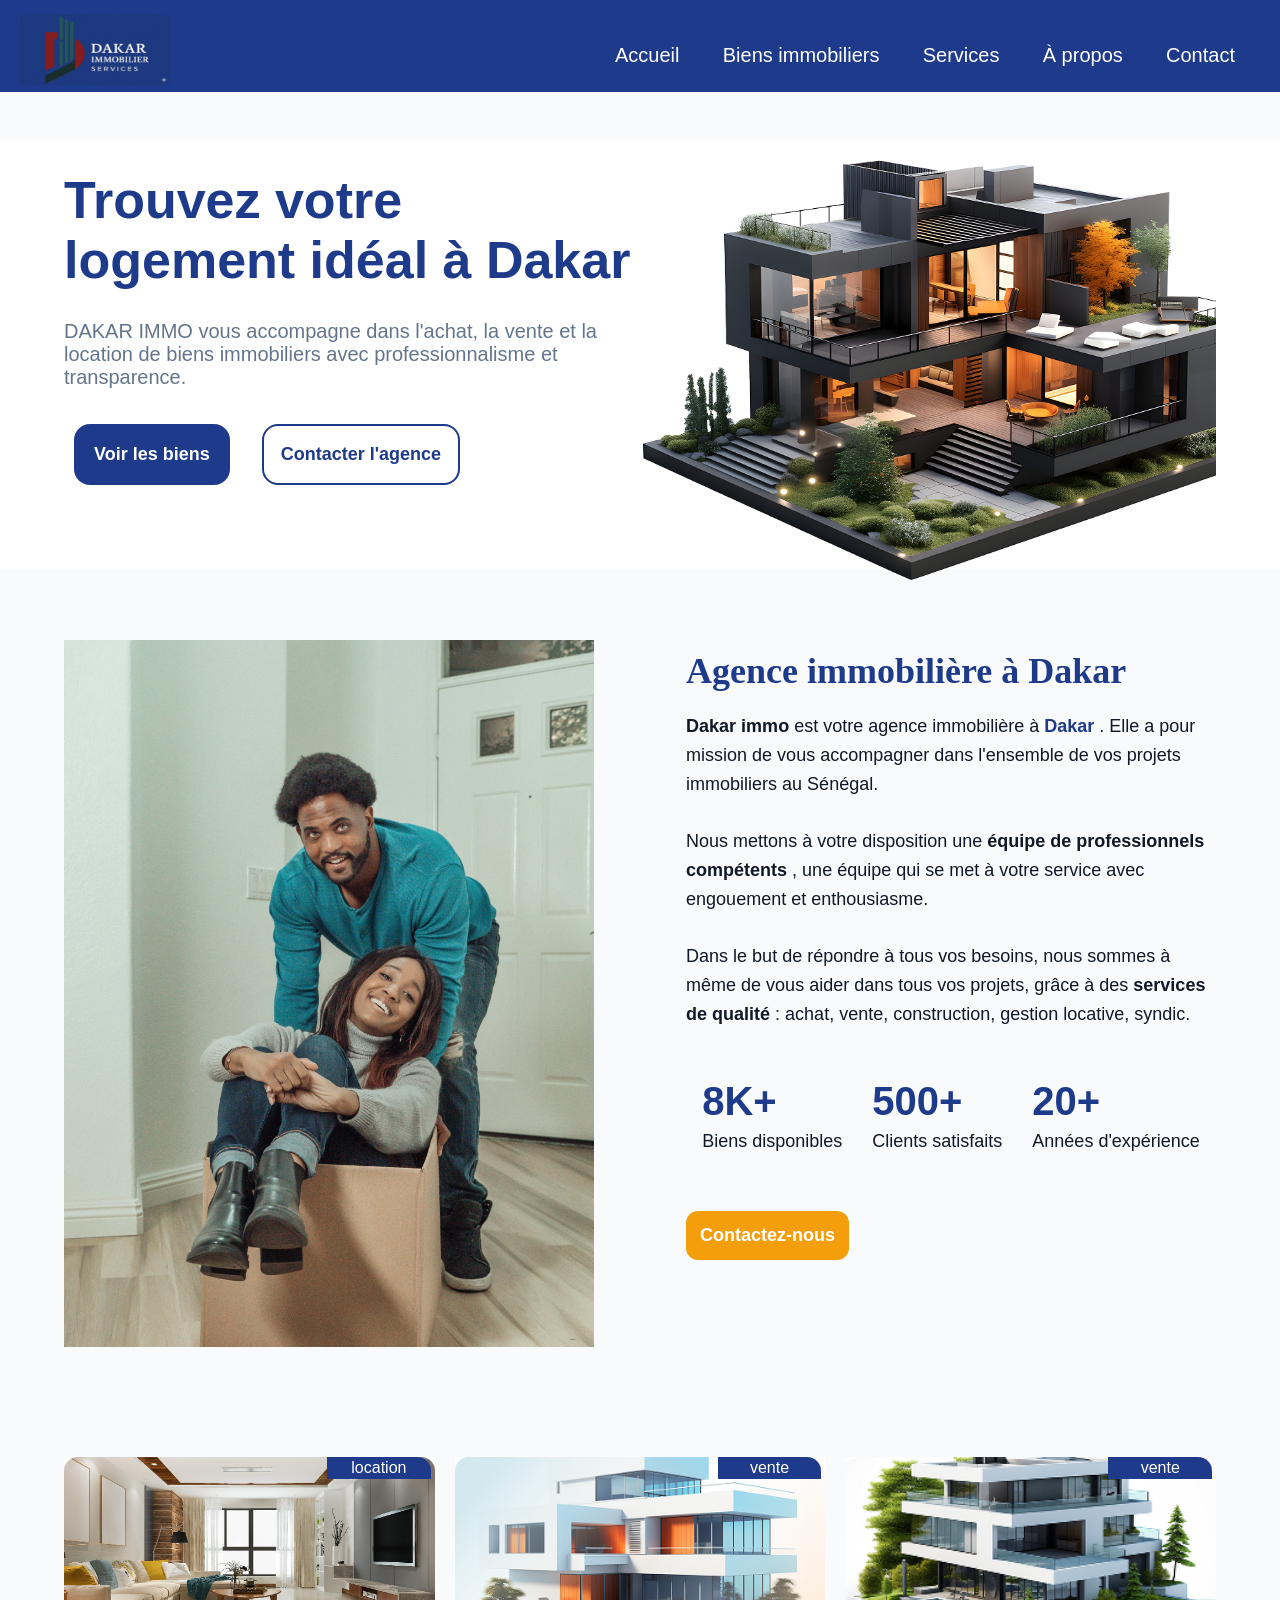
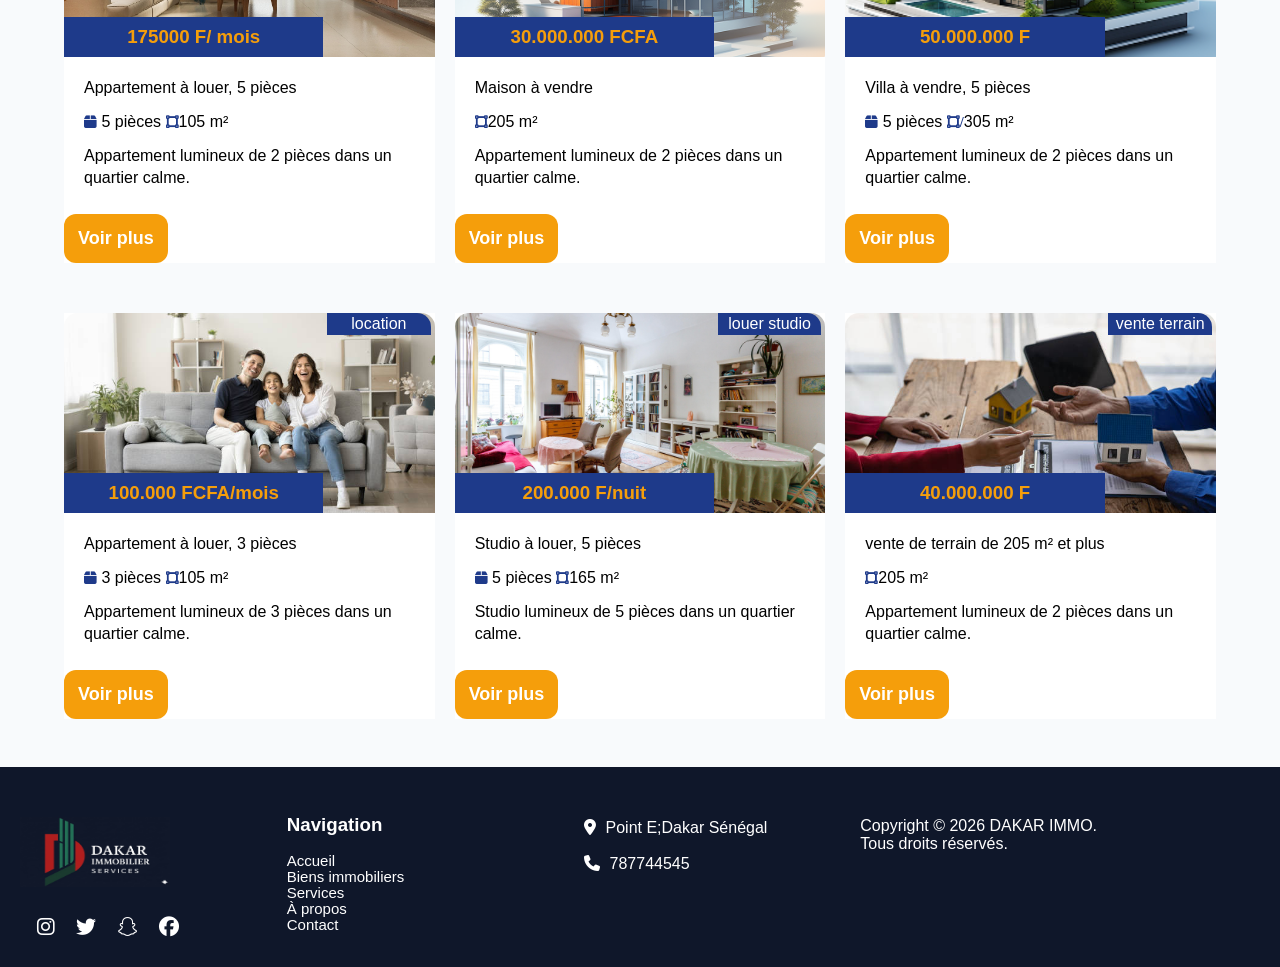
<file: index.html>
<!DOCTYPE html>
<html lang="en">
<head>
    <meta charset="UTF-8">
    <meta name="viewport" content="width=device-width, initial-scale=1.0">
    <link rel="stylesheet" href="css/style.css">
  <link rel="stylesheet" href="https://cdnjs.cloudflare.com/ajax/libs/font-awesome/6.4.0/css/all.min.css">
    <title>Document</title>
</head>
<body>
   
<header class="header">
   
   <div class="rec1">
    <div class="logo">
         <img src="images/logo.png" alt=""> 
    </div>
    

            <input type="checkbox" id="menuToggle" class="menu-checkbox" />


            <label for="menuToggle" class="menu-toggle" aria-label="Ouvrir le menu">
                <span></span>
            </label>

<div class="nav">
        <div  class="me"><a href="index.html"> Accueil</a></div>
        <div class="me"><a href="biens.html"> Biens immobiliers</a></div>
        <div class="me"><a href="services.html">Services</a></div>
       <div class="me"><a href="about.html">À propos</a></div>
       <div class="me"><a href="contact.html">Contact</a></div>
       </div>
</div>

</header>
<div class="hero">
    <div class="hero-content">
    <h1>Trouvez votre logement idéal à Dakar</h1>
    <p>DAKAR IMMO vous accompagne dans l'achat, la vente et la location de biens immobiliers  avec professionnalisme et transparence.</p>
<div class="bouton">
    <button class="bt1"><a href="biens.html">Voir les biens</a></button>
     <button class="bt2"><a href="contact.html" >Contacter l'agence</a></button>
     </div>
    </div>
<div class="hero-image">
    <img src="images/Final ii 1.png" alt="">
</div>
</div>
<div class="ag-presentation">
     <div class="image-presentation">
     <img src="images/immo.jpg" alt="">
    </div>
     <div class="text-presentation">
    <h2>Agence immobilière à Dakar</h2>
    <p> <strong>Dakar immo</strong> est votre agence immobilière à <strong><span class="A">Dakar </span></strong>. Elle a pour mission de vous accompagner dans l'ensemble de vos projets immobiliers au Sénégal.
    <br><br>

    Nous mettons à votre disposition une <strong>équipe de professionnels compétents </strong> , une équipe qui se met à votre service avec engouement et enthousiasme.
    <br><br>
    Dans le but de répondre à tous vos besoins, nous sommes à même de vous aider dans tous vos projets, grâce à des  <strong>services de qualité  </strong>: achat, vente, construction, gestion locative, syndic.</p>
   
     <div class="compteur">
        <div class="compteur-item">
            <h3>8K+</h3>
            <p>Biens disponibles</p>
          </div>
            <div class="compteur-item">
                <h3>500+</h3>
                <p>Clients satisfaits</p>
            </div>
            <div class="compteur-item">
                <h3>20+</h3>
                <p>Années d'expérience</p>
            </div>
     </div>
    
<div class="by">
     <button class="bt3"><a href="contact.html" >Contactez-nous</a></button>
     </div>
</div>
</div>
    
<div class="biens-appercu">
    <div class="bloc">
          <div class="blocA">
            <p>location</p>
           
             <h3>175000 F/ mois</h3>
          </div>
          <div class="bloc2">
            <div class="det">
                <p>Appartement à louer, 5 pièces</p>
            </div> 
            <div class="dett">  
              
               <span><i class="fa-solid fa-box"></i> 5 pièces</span> 
               <span><i class="fa-solid fa-vector-square"></i>105 m²</span>
            </div> 
          <p>Appartement lumineux de 2 pièces dans un quartier calme.</p>
          </div>
             <div class="by">
     <button class="bt3"><a href="contact.html" >Voir plus</a></button>
     </div>
    </div>
    <div class="bloc">
          <div class="blocAA">
            <p>vente</p>
             <h3>30.000.000 FCFA</h3>
          </div>
          <div class="bloc2">
            <div class="det">
                <p>Maison à vendre</p>
            </div> 
            <div class="dett">   
            
               <span><i class="fa-solid fa-vector-square"></i>205 m²</span>
            </div> 
          <p>Appartement lumineux de 2 pièces dans un quartier calme.</p>
          </div>
          <div class="by">
     <button class="bt3"><a href="contact.html" >Voir plus</a></button>
     </div>
    </div>
    <div class="bloc">
          <div class="blocAAA">
            <p>vente</p>
             <h3>50.000.000 F</h3>
          </div>
          <div class="bloc2">
            <div class="det">
                <p>Villa à vendre, 5 pièces</p>
            </div> 
            <div class="dett">   
               <span><i class="fa-solid fa-box"></i> 5 pièces</span> 
               <span><i class="fa-solid fa-vector-square">/</i>305 m²</span>
            </div> 
          <p>Appartement lumineux de 2 pièces dans un quartier calme.</p>
          </div>
             <div class="by">
     <button class="bt3"><a href="contact.html" >Voir plus</a></button>
     </div>
    </div>
    <div class="bloc">
          <div class="blocAAAJ">
            <p>location</p>
             <h3>100.000 FCFA/mois</h3>
          </div>
          <div class="bloc2">
            <div class="det">
                <p>Appartement à louer, 3 pièces</p>
            </div> 
            <div class="dett">   
               <span><i class="fa-solid fa-box"></i> 3 pièces</span> 
               <span><i class="fa-solid fa-vector-square"></i>105 m²</span>
            </div> 
          <p>Appartement lumineux de 3 pièces dans un quartier calme.</p>
          </div>
             <div class="by">
     <button class="bt3"><a href="contact.html" >Voir plus</a></button>
     </div>
    </div>
    <div class="bloc">
          <div class="blocAAAK">
            <p>louer studio</p>
             <h3>200.000 F/nuit</h3>
          </div>
          <div class="bloc2">
            <div class="det">
                <p>Studio à louer, 5 pièces</p>
            </div> 
            <div class="dett">   
               <span><i class="fa-solid fa-box"></i> 5 pièces</span> 
               <span><i class="fa-solid fa-vector-square"></i>165 m²</span>
            </div> 
          <p>Studio lumineux de 5 pièces dans un quartier calme.</p>
          </div>
             <div class="by">
     <button class="bt3"><a href="contact.html" >Voir plus</a></button>
     </div>
    </div>
    <div class="bloc">
          <div class="blocAAAL">
            <p>vente terrain</p>
             <h3>40.000.000 F</h3>
          </div>
          <div class="bloc2">
            <div class="det">
                <p>vente de terrain de 205 m² et plus</p>
            </div> 
            <div class="dett">   
             
               <span><i class="fa-solid fa-vector-square"></i>205 m²</span>
            </div> 
          <p>Appartement lumineux de 2 pièces dans un quartier calme.</p>
          </div>
             <div class="by">
     <button class="bt3"><a href="contact.html" >Voir plus</a></button>
     </div>
    </div>
</div>



</body>
<footer class="foot1">
  <div class="B">
    <div class="B1">
      <div class="logo">
          <img src="images/log.jpg" alt="">
      </div>
      <div class="icone">
        <span><i class="fa-brands fa-instagram"></i></span>
        <span><i class="fa-brands fa-twitter"></i></span>
        <span><i class="fa-brands fa-snapchat"></i></span>
        <span><i class="fa-brands fa-facebook"></i></span>
      </div>
    </div>
    <div class="B2">
      <div class="MENU">
        <h3>Navigation</h3>
        <div class="navv">
        <div  class="mee"><a href="index.html"> Accueil</a></div>
        <div class="mee"><a href="biens.html"> Biens immobiliers</a></div>
        <div class="mee"><a href="services.html">Services</a></div>
       <div class="mee"><a href="about.html">À propos</a></div>
       <div class="mee"><a href="contact.html">Contact</a></div>
       </div>
</div>
      </div>
      <div class="AD">
        <span><i class="fa-solid fa-location-dot"></i>Point E;Dakar Sénégal</span><br>
        <span><i class="fa-solid fa-phone"></i>787744545</span>
          </div>
     <div class="TR">Copyright © 2026 DAKAR IMMO.<br> Tous droits réservés.</div>     
    </div>
  </div>

</footer>
</html>
</file>
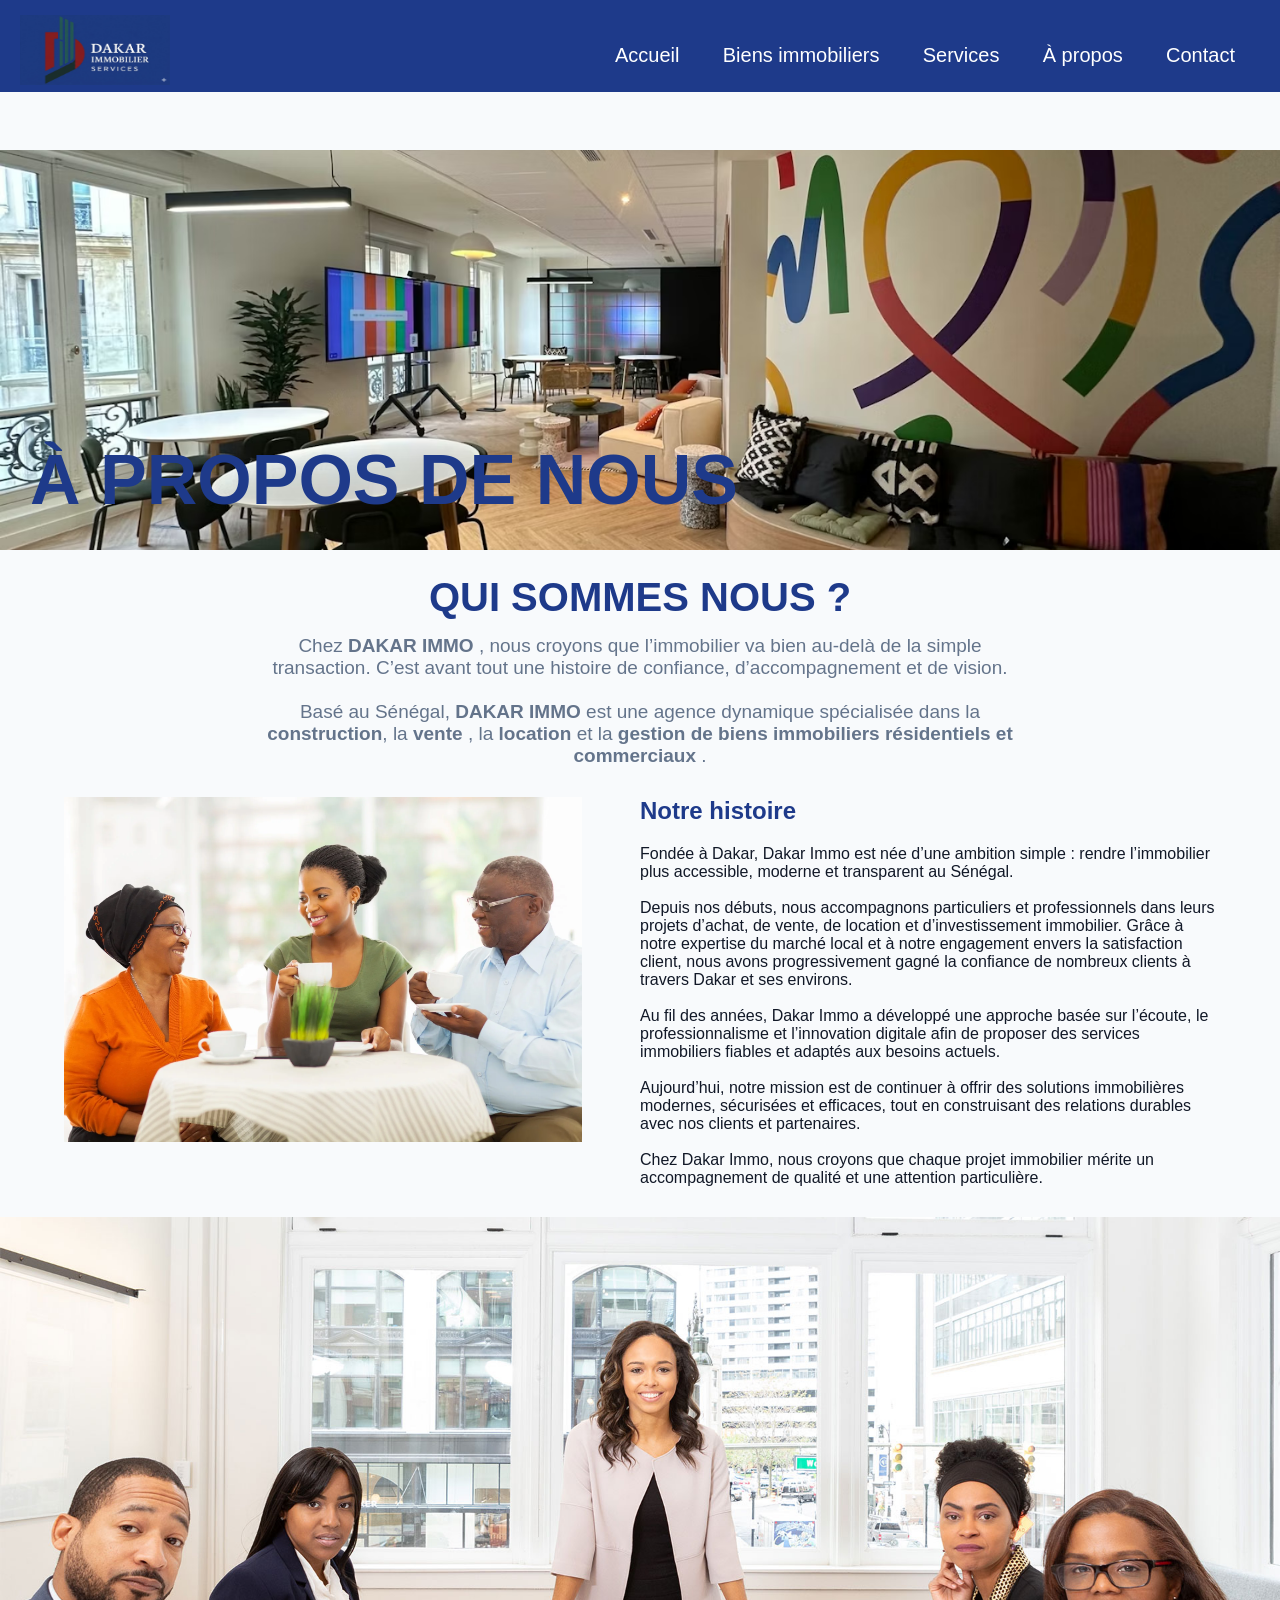
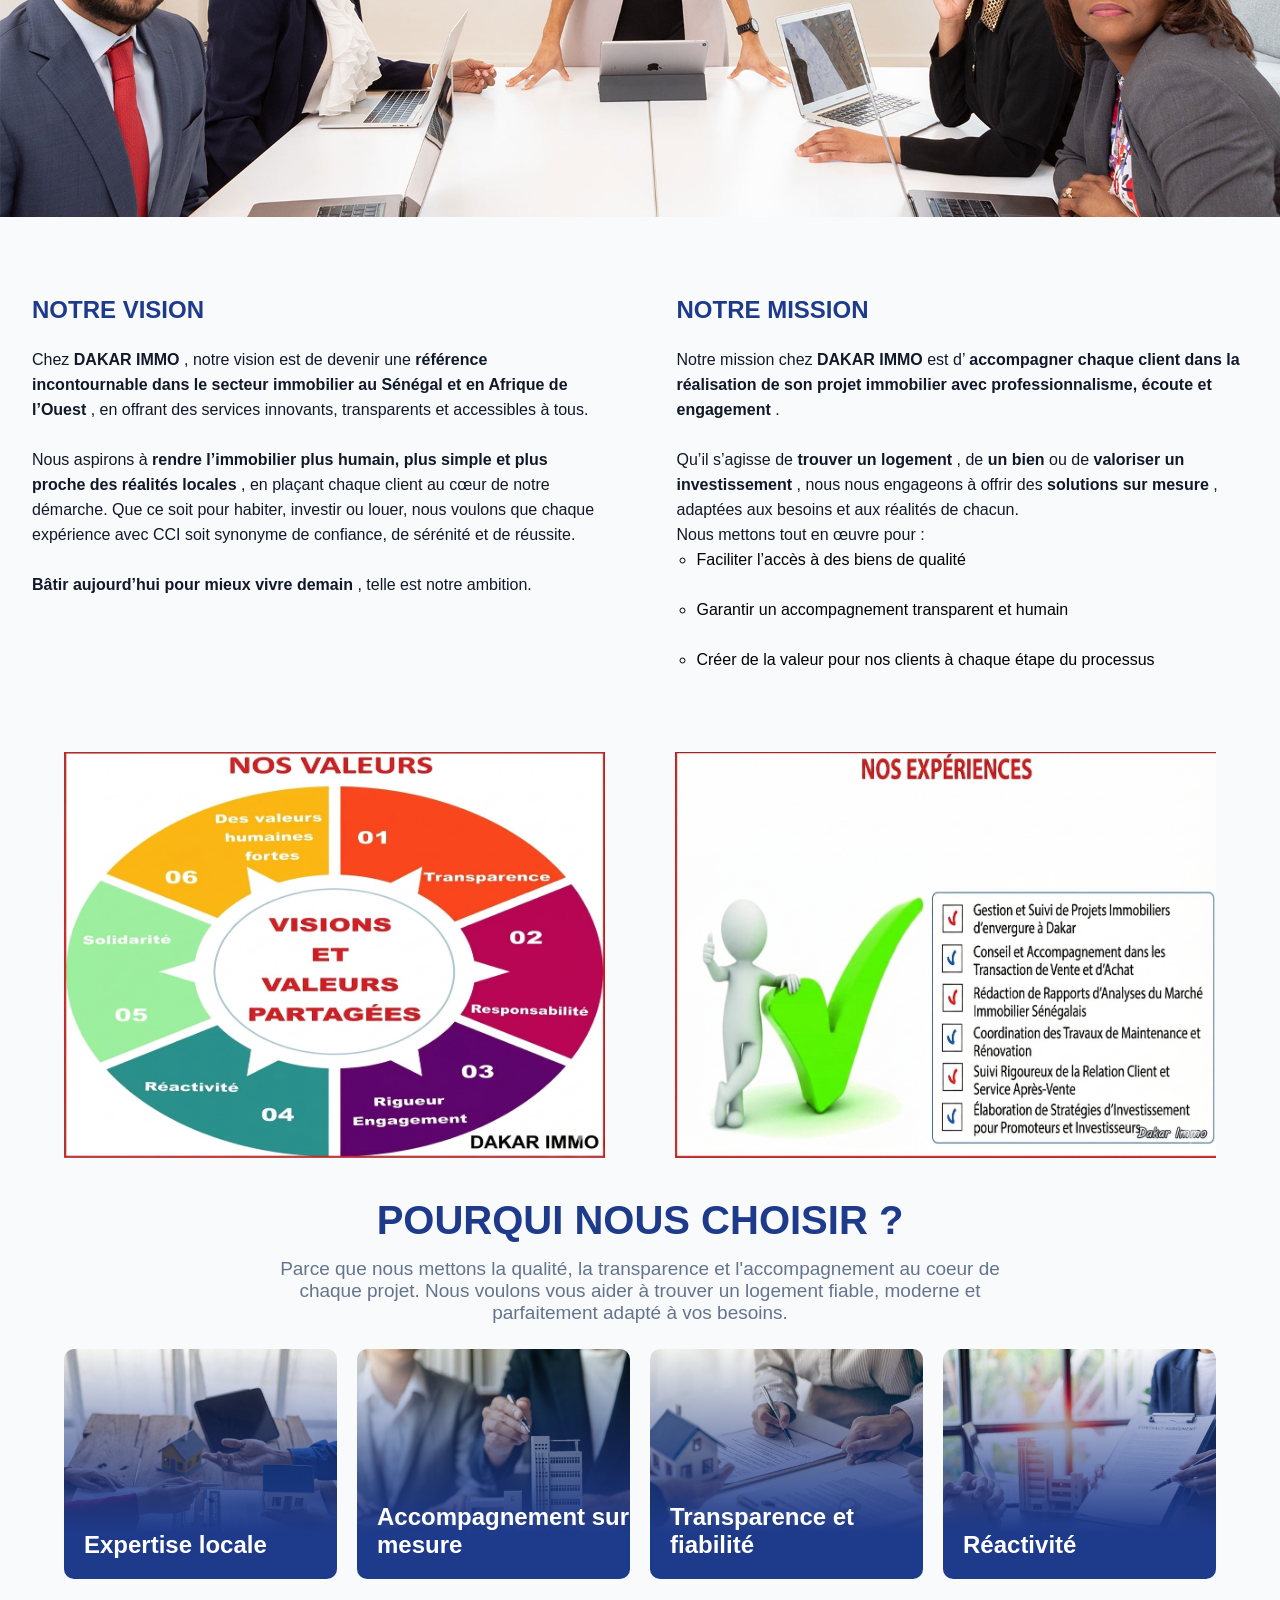
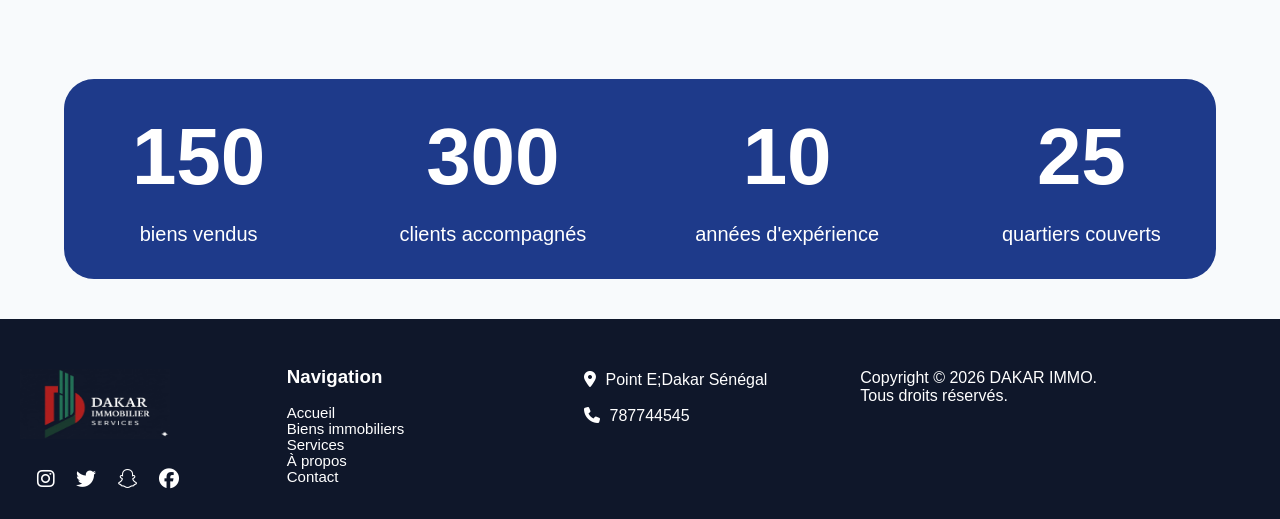
<file: about.html>
<!DOCTYPE html>
<html lang="en">
<head>
    <meta charset="UTF-8">
    <meta name="viewport" content="width=device-width, initial-scale=1.0">
    <link rel="stylesheet" href="css/style.css">
    <title>Document</title>
     <link rel="stylesheet" href="https://cdnjs.cloudflare.com/ajax/libs/font-awesome/6.4.0/css/all.min.css">
</head>
<body>
     <header class="header">
    <div class="rec1">
    <div class="logo">
       <img src="images/logo.png" alt="">
    </div>
    <input type="checkbox" id="menuToggle" class="menu-checkbox" />


            <label for="menuToggle" class="menu-toggle" aria-label="Ouvrir le menu">
                <span></span>
            </label>
    <div class="nav">
        <div  class="me"><a href="index.html"> Accueil</a></div>
        <div class="me"><a href="biens.html"> Biens immobiliers</a></div>
        <div class="me"><a href="services.html">Services</a></div>
       <div class="me"><a href="about.html">À propos</a></div>
       <div class="me"><a href="contact.html">Contact</a></div>
       </div>
</div>
</header>

<div class="secbac">
    <h1>À PROPOS DE NOUS</h1>
</div>
 <div class="choisir">
    <h1>QUI SOMMES NOUS ?</h1>
    <p>Chez  <strong>DAKAR IMMO </strong>, nous croyons que l’immobilier va bien au-delà de la simple transaction. C’est avant tout une histoire de confiance, d’accompagnement et de vision.
    <br><br>
     Basé au Sénégal, <strong>DAKAR IMMO </strong> est une agence dynamique spécialisée dans la <strong>construction</strong>, la <strong>vente </strong>, la <strong> location </strong> et la <strong>gestion de biens immobiliers résidentiels et commerciaux </strong>.</p>
 </div>
<div class="ntre-histoire">
    <div class="hist-image">
        <img src="images/appartementU.jpg" alt="">
    </div>
    <div class="hist-text">
        <h2>Notre histoire</h2>
        <p>Fondée à Dakar, Dakar Immo est née d’une ambition simple : rendre l’immobilier plus accessible, moderne et transparent au Sénégal.
            <br><br>
        Depuis nos débuts, nous accompagnons particuliers et professionnels dans leurs projets d’achat, de vente, de location et d’investissement immobilier. Grâce à notre expertise du marché local et à notre engagement envers la satisfaction client, nous avons progressivement gagné la confiance de nombreux clients à travers Dakar et ses environs.
           <br><br>
        Au fil des années, Dakar Immo a développé une approche basée sur l’écoute, le professionnalisme et l’innovation digitale afin de proposer des services immobiliers fiables et adaptés aux besoins actuels.
           <br><br>
      Aujourd’hui, notre mission est de continuer à offrir des solutions immobilières modernes, sécurisées et efficaces, tout en construisant des relations durables avec nos clients et partenaires.
         <br><br>
Chez Dakar Immo, nous croyons que chaque projet immobilier mérite un accompagnement de qualité et une attention particulière.</p>
    </div>
</div>

<div class="secpro">
    <img src="images/appartementJ.jpg" alt="">
    <div class="mission-vision">
        <div class="vision">
            <h2>NOTRE VISION</h2>
            <p>Chez <strong> DAKAR IMMO </strong>, notre vision est de devenir une <strong>référence incontournable dans le secteur immobilier au Sénégal et en Afrique de l’Ouest </strong>, en offrant des services innovants, transparents et accessibles à tous.
           <br><br>
          Nous aspirons à <strong> rendre l’immobilier plus humain, plus simple et plus proche des réalités locales </strong>, en plaçant chaque client au cœur de notre démarche. Que ce soit pour habiter, investir ou louer, nous voulons que chaque expérience avec CCI soit synonyme de confiance, de sérénité et de réussite.
          <br><br>
          <strong>Bâtir aujourd’hui pour mieux vivre demain </strong>, telle est notre ambition.</p>
        </div>
        <div class="mission">
            <h2>NOTRE MISSION</h2>
            <p>Notre mission chez <strong>DAKAR IMMO </strong>est d’ <strong>accompagner chaque client dans la réalisation de son projet immobilier avec professionnalisme, écoute et engagement </strong>.
           <br> <br>

            Qu’il s’agisse de <strong>trouver un logement </strong>, de <strong> un bien</strong> ou de <strong> valoriser un investissement </strong>, nous nous engageons à offrir des <strong> solutions sur mesure </strong>, adaptées aux besoins et aux réalités de chacun.
             <br>
             Nous mettons tout en œuvre pour :
            
              <ul  type="circle"> 
               <li>Faciliter l’accès à des biens de qualité</li>
               <br>
               <li> Garantir un accompagnement transparent et humain</li>
                  <br>
               <li>Créer de la valeur pour nos clients à chaque étape du processus</li>
        </ul></p>
        </div>
    </div>
</div>
<div class="val-exp">
    <div class="val">
        <img src="images/apartementI.jpg" alt="">
    </div>
    <div class="exp">
        <img src="images/terrainE.png" alt="">
    </div>
</div>
 <div class="choisir">
    <h1>POURQUI NOUS CHOISIR ?</h1>
    <p>Parce que nous mettons la qualité, la transparence et l'accompagnement au coeur de chaque projet. Nous voulons vous aider à trouver un logement fiable, moderne et parfaitement adapté à vos besoins.</p>
 </div>
 <div class="choice">
    <div class="ch1">
        <h2>Expertise locale</h2>
    </div>
     <div class="ch2">
        <h2>Accompagnement sur mesure</h2>
    </div>
     <div class="ch3">
        <h2>Transparence et fiabilité</h2>
    </div>
     <div class="ch4">
        <h2>Réactivité</h2>
    </div>
 </div>
 <div class="statistique">
    <div class="sta">
        <h1>150</h1>
        <p>biens vendus</p>
    </div>
    <div class="sta">
        <h1>300</h1>
        <p>clients accompagnés</p>
    </div>
    <div class="sta">
        <h1>10</h1>
        <p>années d'expérience</p>
    </div>
    <div class="sta">
        <h1>25</h1>
        <p>quartiers couverts</p>
    </div>
 </div>

   <footer class="foot4">
  <div class="B">
    <div class="B1">
      <div class="logo">
          <img src="images/log.jpg" alt="">
      </div>
      <div class="icone">
        <span><i class="fa-brands fa-instagram"></i></span>
        <span><i class="fa-brands fa-twitter"></i></span>
        <span><i class="fa-brands fa-snapchat"></i></span>
        <span><i class="fa-brands fa-facebook"></i></span>
      </div>
    </div>
    <div class="B2">
      <div class="MENU">
        <h3>Navigation</h3>
        <div class="navv">
        <div  class="mee"><a href="index.html"> Accueil</a></div>
        <div class="mee"><a href="biens.html"> Biens immobiliers</a></div>
        <div class="mee"><a href="services.html">Services</a></div>
       <div class="mee"><a href="about.html">À propos</a></div>
       <div class="mee"><a href="contact.html">Contact</a></div>
       </div>
</div>
      </div>
      <div class="AD">
        <span><i class="fa-solid fa-location-dot"></i>Point E;Dakar Sénégal</span><br>
        <span><i class="fa-solid fa-phone"></i>787744545</span>
          </div>
     <div class="TR">Copyright © 2026 DAKAR IMMO.<br> Tous droits réservés.</div>     
    </div>
  </div>

</footer>
 
</body>
</html>
</file>
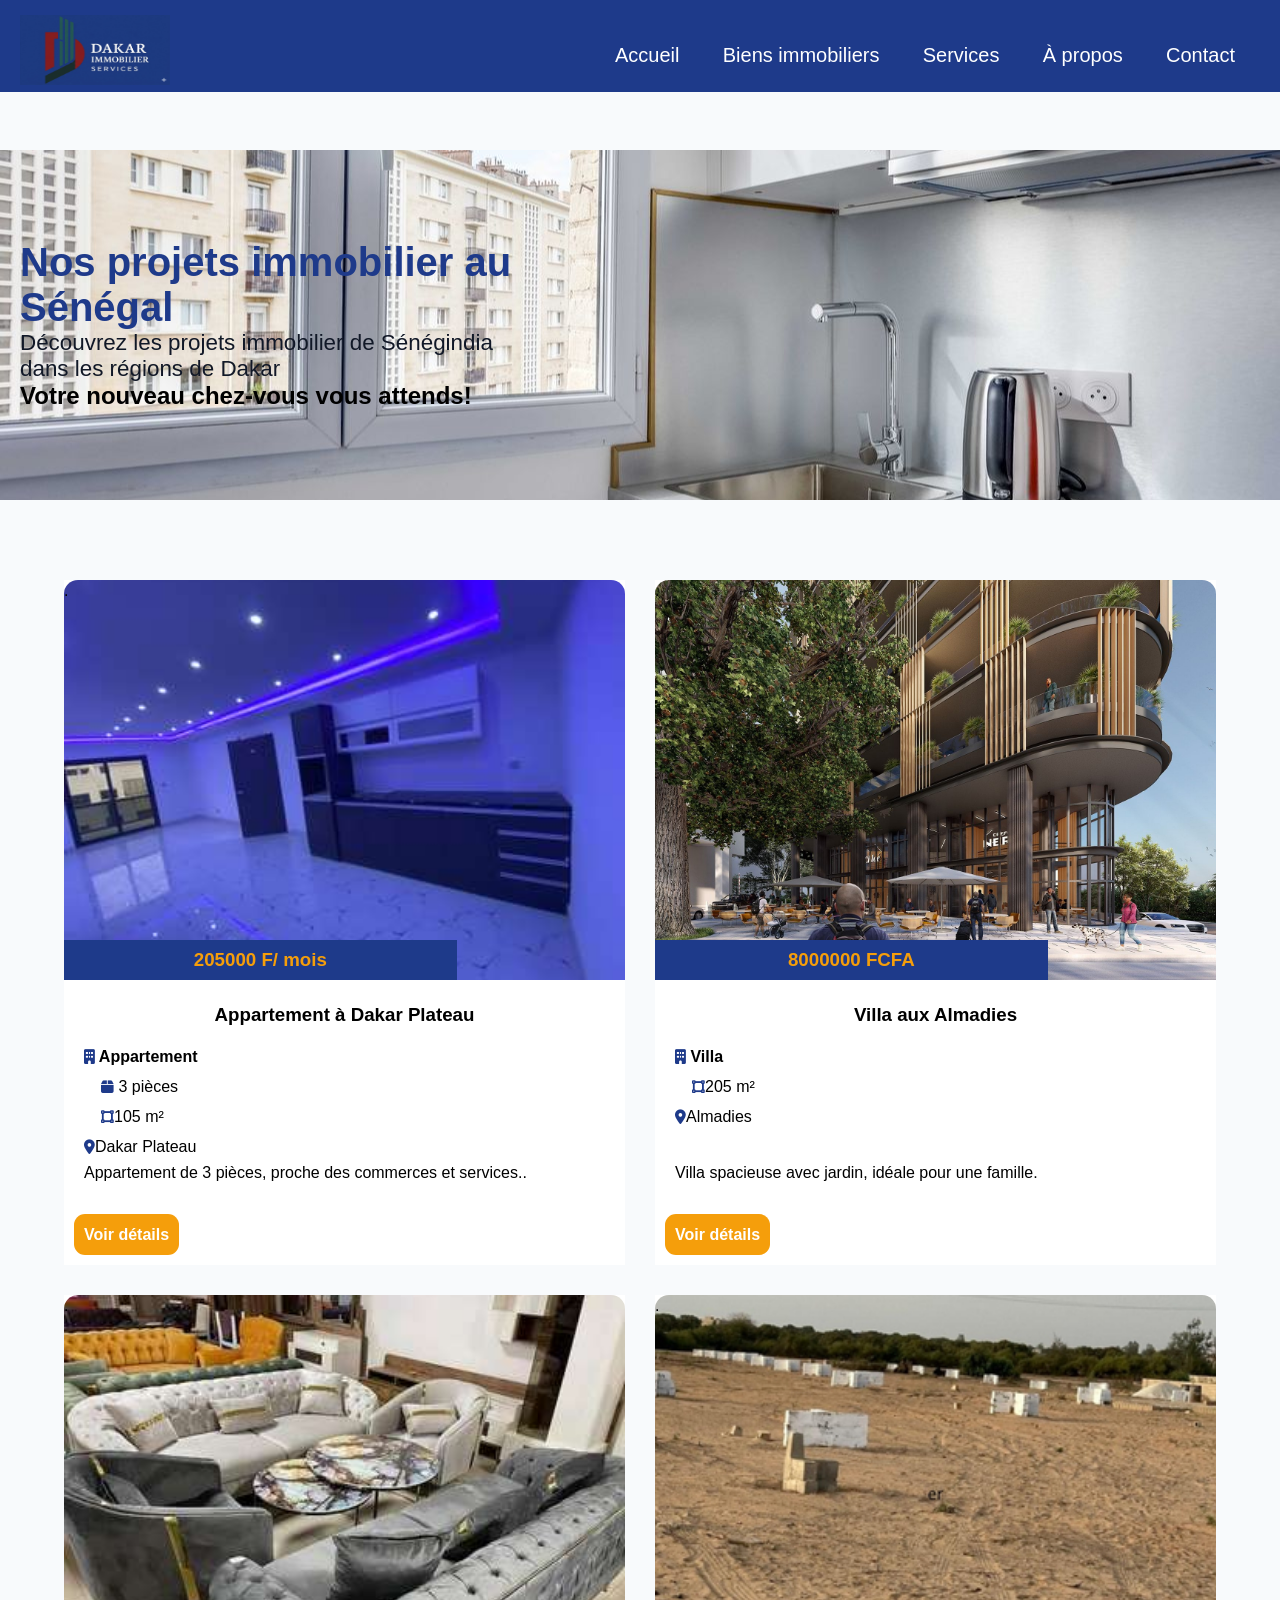
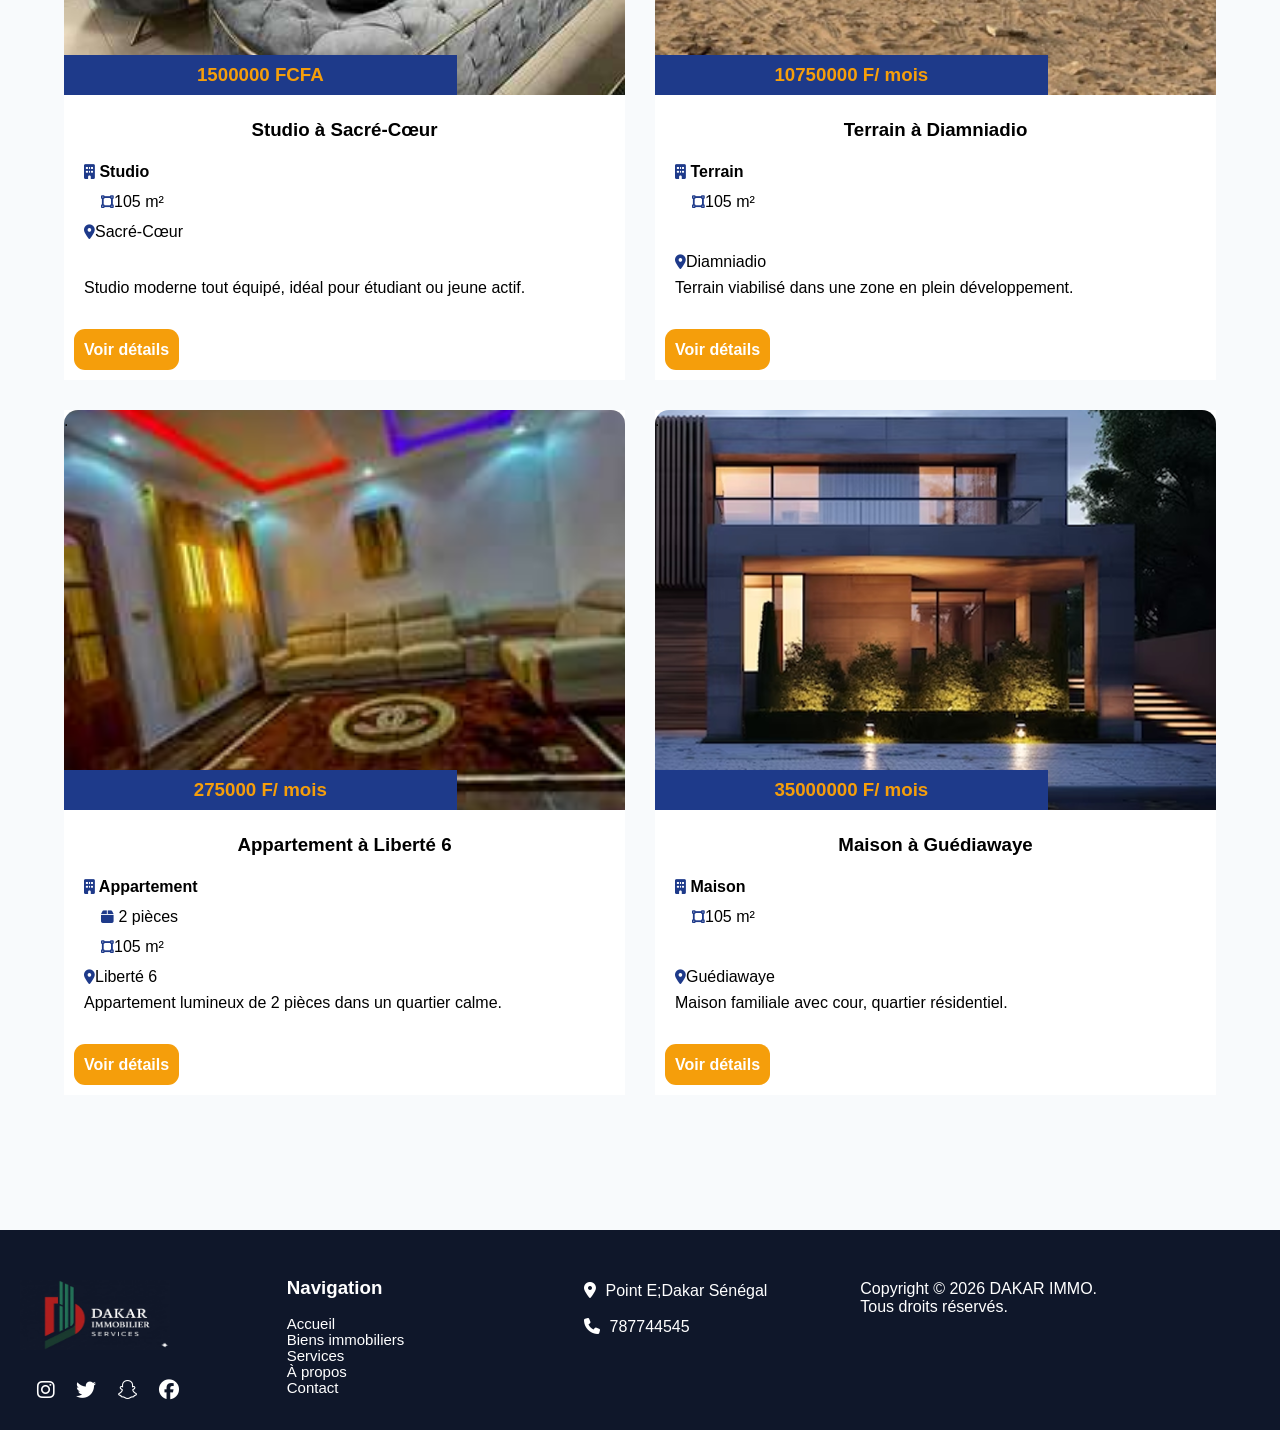
<file: biens.html>
<!DOCTYPE html>
<html lang="en">
<head>
    <meta charset="UTF-8">
    <meta name="viewport" content="width=device-width, initial-scale=1.0">
    <link rel="stylesheet" href="css/style.css">
      <link rel="stylesheet" href="https://cdnjs.cloudflare.com/ajax/libs/font-awesome/6.4.0/css/all.min.css">
    <title>Document</title>
     <link rel="stylesheet" href="https://cdnjs.cloudflare.com/ajax/libs/font-awesome/6.4.0/css/all.min.css">

</head>
<body>
   <header class="header">
    <div class="rec1">
    <div class="logo">
        <img src="images/logo.png" alt="">
    </div>
       <input type="checkbox" id="menuToggle" class="menu-checkbox" />


            <label for="menuToggle" class="menu-toggle" aria-label="Ouvrir le menu">
                <span></span>
            </label>
    <div class="nav">
        <div  class="me"><a href="index.html"> Accueil</a></div>
        <div class="me"><a href="biens.html"> Biens immobiliers</a></div>
        <div class="me"><a href="services.html">Services</a></div>
       <div class="me"><a href="about.html">À propos</a></div>
       <div class="me"><a href="contact.html">Contact</a></div>
       </div>
</div>
</header>
<div class="p1">
   
   <div class="tx"><h1>Nos projets immobilier au Sénégal</h1>
    <p>Découvrez les projets immobilier de Sénégindia dans les régions de Dakar</p>
    <h2>Votre nouveau chez-vous vous attends!</h2>
    </div> 
</div>
<div class="biens-appercuu">
    <div class="blocc">
          <div class="bloccA">
            <p>.</p>
             <h3>205000 F/ mois</h3>
          </div>
          <div class="bloc2">
            <div class="del">
                <h3>Appartement à Dakar Plateau</h3>
                <div><i class="fa-solid fa-building"></i><strong> Appartement</strong></div>
             <div class="I">
                <div><i class="fa-solid fa-box"></i> 3 pièces  </div>
                <div><i class="fa-solid fa-vector-square"></i>105 m²</div>
                </div>
               <div><i class="fa-solid fa-location-dot"></i>Dakar Plateau</div>
            </div> 
          <p>Appartement de 3 pièces, proche des commerces et services..</p>
          </div>
    <div class="bouton">
    <button class="bt4"><a href="services.html">Voir détails</a></button>
    </div>
    </div>
    <div class="blocc">
          <div class="bloccAB">
            <p>.</p>
             <h3>8000000 FCFA</h3>
          </div>
          <div class="bloc2">
            <div class="del">
                 <h3>Villa aux Almadies</h3>
                <div><i class="fa-solid fa-building"></i><strong> Villa</strong></div>
             <div class="I">
               
                <div><i class="fa-solid fa-vector-square"></i>205 m²</div>
              
                </div>
               <div><i class="fa-solid fa-location-dot"></i>Almadies</div>
                <br>
            </div> 
          <p>Villa spacieuse avec jardin, idéale pour une famille.</p>
          </div>
    <div class="bouton">
    <button class="bt4"><a href="services.html">Voir détails</a></button>
    </div>
    </div>
    <div class="blocc">
          <div class="bloccAC">
            <p>.</p>
             <h3>1500000 FCFA</h3>
          </div>
          <div class="bloc2">
            <div class="del">
                  <h3>Studio à Sacré-Cœur
</h3>
                <div><i class="fa-solid fa-building"></i><strong> Studio</strong></div>
             <div class="I">
               
                <div class="cv"><i class="fa-solid fa-vector-square"></i>105 m²</div>
               
                </div>
               <div><i class="fa-solid fa-location-dot"></i>Sacré-Cœur</div>
                <br>
            </div> 
          <p>Studio moderne tout équipé, idéal pour étudiant ou jeune actif.</p>
          </div>
     <div class="bouton">
    <button class="bt4"><a href="services.html">Voir détails</a></button>
    </div>
    </div>
    <div class="blocc">
          <div class="bloccAD">
            <p>.</p>
             <h3>10750000 F/ mois</h3>
          </div>
          <div class="bloc2">
            <div class="del">
                    <h3>Terrain à Diamniadio</h3>
                <div><i class="fa-solid fa-building"></i><strong> Terrain</strong></div>
             <div class="I">
          
                <div><i class="fa-solid fa-vector-square"></i>105 m²</div>
                <br>
                </div>
               <div><i class="fa-solid fa-location-dot"></i>Diamniadio</div>
            </div> 
          <p>Terrain viabilisé dans une zone en plein développement.</p>
          </div>
     <div class="bouton">
    <button class="bt4"><a href="services.html">Voir détails</a></button>
    </div>
    </div>
    <div class="blocc">
          <div class="bloccAE">
            <p>.</p>
             <h3>275000 F/ mois</h3>
          </div>
          <div class="bloc2">
            <div class="del">
                 <h3>Appartement à Liberté 6</h3>
                <div><i class="fa-solid fa-building"></i><strong> Appartement</strong></div>
             <div class="I">
                <div><i class="fa-solid fa-box"></i> 2 pièces </div>
               <div><i class="fa-solid fa-vector-square"></i>105 m²</div>
                </div>
               <div><i class="fa-solid fa-location-dot"></i>Liberté 6</div>
            </div> 
          <p>Appartement lumineux de 2 pièces dans un quartier calme.</p>
          </div>
     <div class="bouton">
    <button class="bt4"><a href="services.html">Voir détails</a></button>
    </div>
    </div>
    <div class="blocc">
          <div class="bloccAF">
            <p>.</p>
             <h3>35000000 F/ mois</h3>
          </div>
          <div class="bloc2">
            <div class="del">
                   <h3>Maison à Guédiawaye</h3>
                <div><i class="fa-solid fa-building"></i><strong> Maison</strong></div>
             <div class="I">
              
               <div><i class="fa-solid fa-vector-square"></i>105 m²</div>
               <br>
                </div>
               <div><i class="fa-solid fa-location-dot"></i>Guédiawaye</div>
            </div> 
          <p>Maison familiale avec cour, quartier résidentiel.

</p>
          </div>
     <div class="bouton">
    <button class="bt4"><a href="services.html">Voir détails</a></button>
    </div>
    </div>
    
</div>

   
<footer class="foot2">
  <div class="B">
    <div class="B1">
      <div class="logo">
          <img src="images/log.jpg" alt="">
      </div>
      <div class="icone">
        <span><i class="fa-brands fa-instagram"></i></span>
        <span><i class="fa-brands fa-twitter"></i></span>
        <span><i class="fa-brands fa-snapchat"></i></span>
        <span><i class="fa-brands fa-facebook"></i></span>
      </div>
    </div>
    <div class="B2">
      <div class="MENU">
        <h3>Navigation</h3>
        <div class="navv">
        <div  class="mee"><a href="index.html"> Accueil</a></div>
        <div class="mee"><a href="biens.html"> Biens immobiliers</a></div>
        <div class="mee"><a href="services.html">Services</a></div>
       <div class="mee"><a href="about.html">À propos</a></div>
       <div class="mee"><a href="contact.html">Contact</a></div>
       </div>
</div>
      </div>
      <div class="AD">
        <span><i class="fa-solid fa-location-dot"></i>Point E;Dakar Sénégal</span><br>
        <span><i class="fa-solid fa-phone"></i>787744545</span>
          </div>
     <div class="TR">Copyright © 2026 DAKAR IMMO.<br> Tous droits réservés.</div>     
    </div>
  </div>

</footer>

    
</body>

</html>
</file>
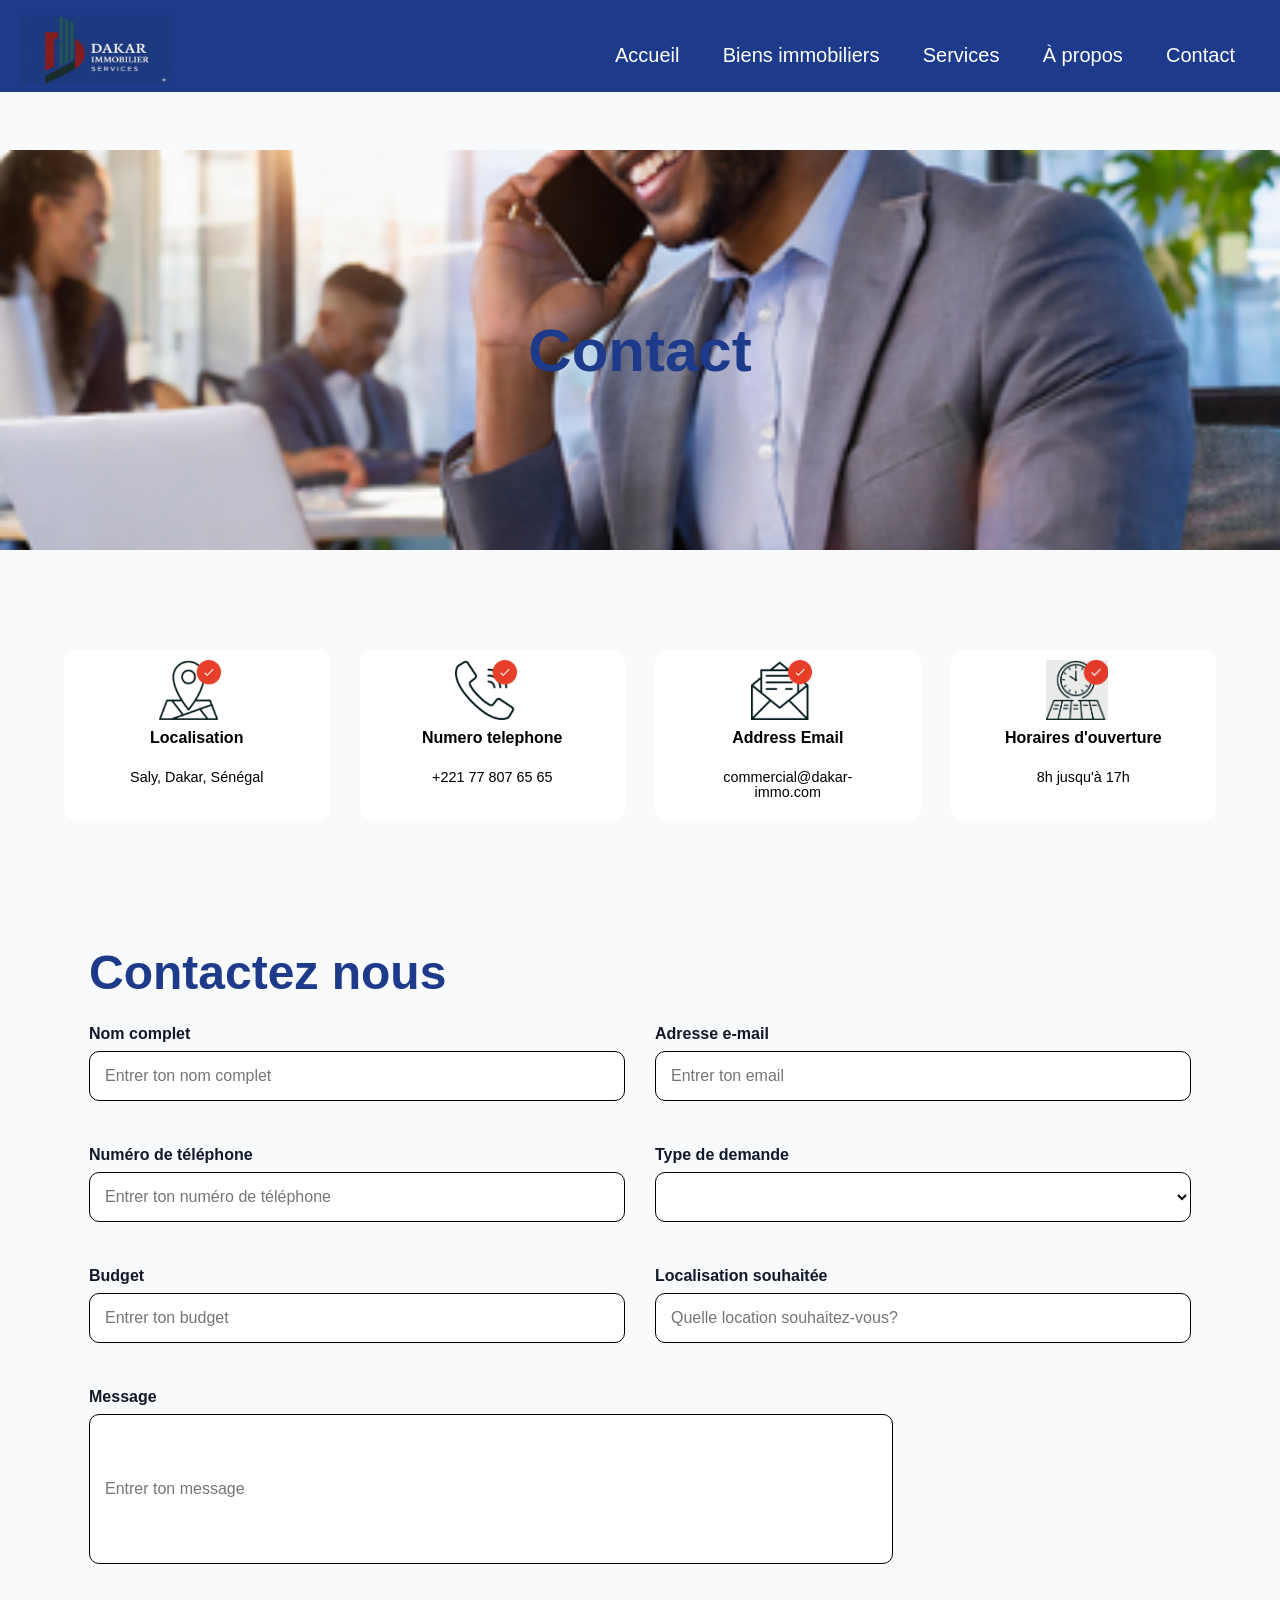
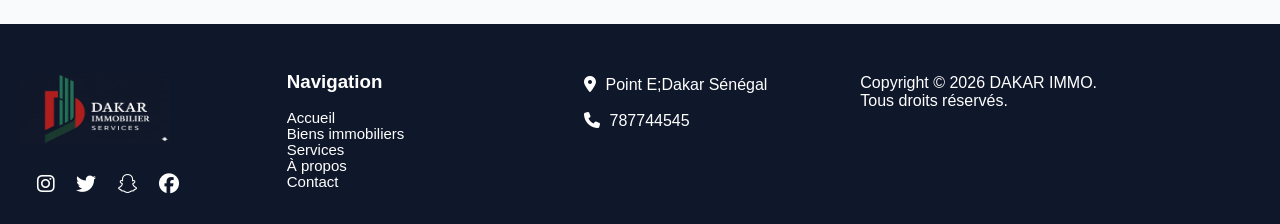
<file: contact.html>
<!DOCTYPE html>
<html lang="en">
<head>
    <meta charset="UTF-8">
    <meta name="viewport" content="width=device-width, initial-scale=1.0">
    <link rel="stylesheet" href="css/style.css">
    <title>Document</title>
     <link rel="stylesheet" href="https://cdnjs.cloudflare.com/ajax/libs/font-awesome/6.4.0/css/all.min.css">
</head>
<body>
     <header class="header">
    <div class="rec1">
    <div class="logo">
       <img src="images/logo.png" alt="">
    </div>
    <input type="checkbox" id="menuToggle" class="menu-checkbox" />


            <label for="menuToggle" class="menu-toggle" aria-label="Ouvrir le menu">
                <span></span>
            </label>
    <div class="nav">
        <div  class="me"><a href="index.html"> Accueil</a></div>
        <div class="me"><a href="biens.html"> Biens immobiliers</a></div>
        <div class="me"><a href="services.html">Services</a></div>
       <div class="me"><a href="about.html">À propos</a></div>
       <div class="me"><a href="contact.html">Contact</a></div>
       </div>
</div>
</header>
<div class="tett">
    <h1>Contact</h1>
</div>


<div class="boxx">
    <div class="boxxA">
        <div class="Z">
            <img src="images/Address.png" height="60px" alt="">
        </div>
        <div class="Y">
            <h2>Localisation</h2>
            <p>Saly, Dakar, Sénégal</p>
      
        </div>
    </div>
     <div class="boxxA">
        <div class="Z">
            <img src="images/phone.png" height="60px" alt="">
        </div>
        <div class="Y">
            <h2>Numero telephone</h2>
            <p>+221 77 807 65 65</p>
      
        </div>
    </div>
     <div class="boxxA">
        <div class="Z">
            <img src="images/email.png" height="60px" alt="">
        </div>
        <div class="Y">
            <h2>Address Email</h2>
            <p>commercial@dakar-immo.com</p>
      
        </div>
    </div>
     <div class="boxxA">
        <div class="Z">
            <img src="images/horaire.png" height="60px" alt="">
        </div>
        <div class="Y">
            <h2>Horaires d'ouverture</h2>
            <p>8h jusqu'à 17h</p>
      
        </div>
    </div>
     
     
   </div> 
<div class="container">
    <div class="titt">
        <h1>Contactez nous</h1>
    </div>
    <div class="contenent">
        <form action="#">
            <div class="user-details">
                <div class="input-box">
                    <label for="fullname"><h4>Nom complet</h4></label>
                    <input type="text" id="fullname" placeholder="Entrer ton nom complet" required>
                </div>
                <div class="input-box">
                    <label for="email"><h4>Adresse e-mail</h4></label>
                    <input type="email" id="email" placeholder="Entrer ton email" required>
                </div>
                <div class="input-box">
                    <label for="phone"><h4>Numéro de téléphone</h4></label>
                    <input type="tel" id="phone" placeholder="Entrer ton numéro de téléphone" required>
                </div>
                <div class="input-box">
                    <label for="demende"><h4>Type de demande</h4></label>
                    <select name="demende" id="type de demende" required>
                        <option value=""></option>
                         <option value="acheter">Acheter un bien</option>
                          <option value="louer">Louer</option>
                           <option value="vendre">Vendre un bien</option>
                            <option value="estimer">Estimer un bien</option>
                    </select>
                    
                </div>
                <div class="input-box">
                    <label for="budget"><h4>Budget</h4></label>
                    <input type="number" id="phone" placeholder="Entrer ton budget" required>
                </div>
                <div class="input-box">
                    <label for="location"><h4>Localisation souhaitée</h4></label>
                    <input type="tel" id="phone" placeholder="Quelle location souhaitez-vous?" required>
                </div>
                 <div class="input-box">
                    <label for="message"><h4>Message</h4></label>
                    <input type="text" id="message" placeholder="Entrer ton message" required>
                </div>
             
                
                
            </div>
        </form>
    </div>
</div>
<footer class="foot5">
  <div class="B">
    <div class="B1">
      <div class="logo">
          <img src="images/log.jpg" alt="">
      </div>
      <div class="icone">
        <span><i class="fa-brands fa-instagram"></i></span>
        <span><i class="fa-brands fa-twitter"></i></span>
        <span><i class="fa-brands fa-snapchat"></i></span>
        <span><i class="fa-brands fa-facebook"></i></span>
      </div>
    </div>
    <div class="B2">
      <div class="MENU">
        <h3>Navigation</h3>
        <div class="navv">
        <div  class="mee"><a href="index.html"> Accueil</a></div>
        <div class="mee"><a href="biens.html"> Biens immobiliers</a></div>
        <div class="mee"><a href="services.html">Services</a></div>
       <div class="mee"><a href="about.html">À propos</a></div>
       <div class="mee"><a href="contact.html">Contact</a></div>
       </div>
</div>
      </div>
      <div class="AD">
        <span><i class="fa-solid fa-location-dot"></i>Point E;Dakar Sénégal</span><br>
        <span><i class="fa-solid fa-phone"></i>787744545</span>
          </div>
     <div class="TR">Copyright © 2026 DAKAR IMMO.<br> Tous droits réservés.</div>     
    </div>
  </div>

</footer>
    
</body>
</html>
</file>
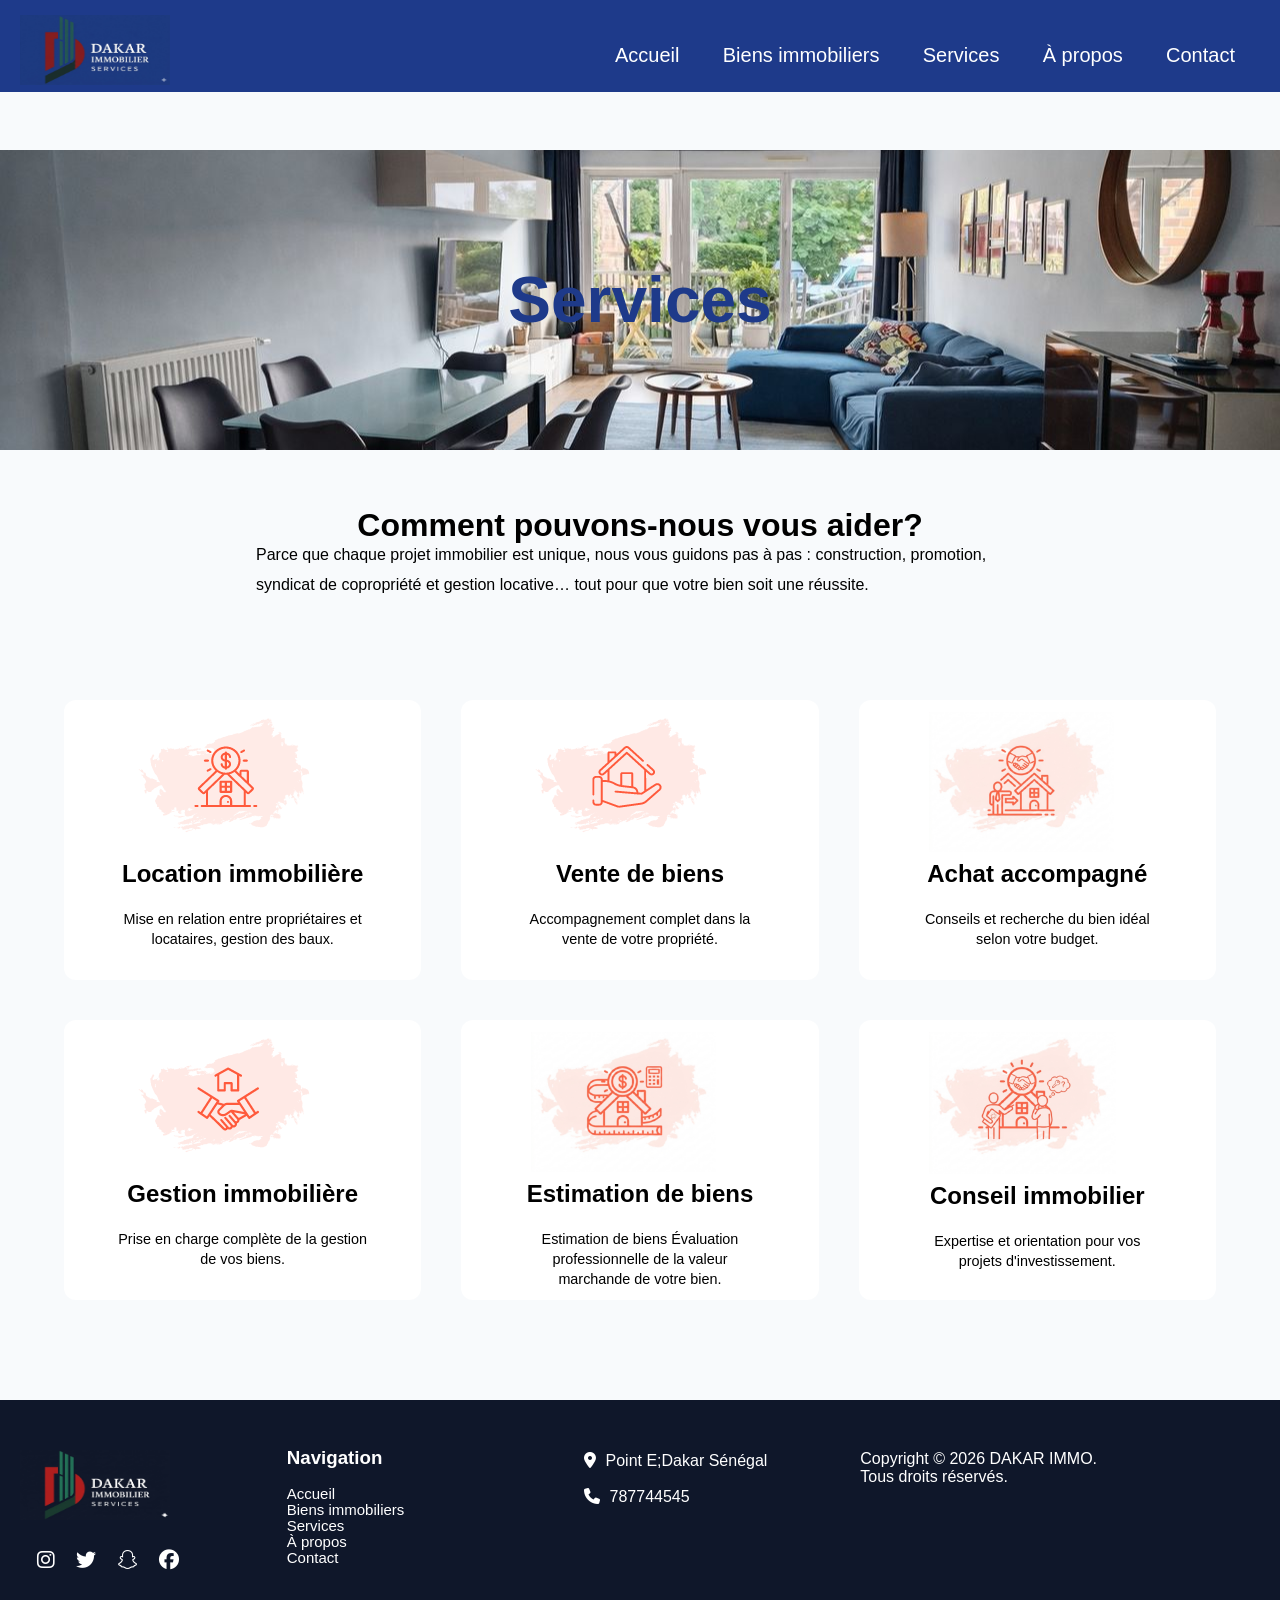
<file: services.html>
<!DOCTYPE html>
<html lang="en">
<head>
    <meta charset="UTF-8">
    <meta name="viewport" content="width=device-width, initial-scale=1.0">
    <link rel="stylesheet" href="css/style.css">
    <title>Document</title>
     <link rel="stylesheet" href="https://cdnjs.cloudflare.com/ajax/libs/font-awesome/6.4.0/css/all.min.css">
</head>
<body>
    <header class="header">
    <div class="rec1">
    <div class="logo">
       <img src="images/logo.png" alt="">
    </div>
     <input type="checkbox" id="menuToggle" class="menu-checkbox" />


            <label for="menuToggle" class="menu-toggle" aria-label="Ouvrir le menu">
                <span></span>
            </label>
    <div class="nav">
        <div  class="me"><a href="index.html"> Accueil</a></div>
        <div class="me"><a href="biens.html"> Biens immobiliers</a></div>
        <div class="me"><a href="services.html">Services</a></div>
       <div class="me"><a href="about.html">À propos</a></div>
       <div class="me"><a href="contact.html">Contact</a></div>
       </div>
</div>
</header>
<div class="sev">
    <h1>Services</h1>
</div>


<div class="sec1">
    <div class="TT"> <h1>Comment pouvons-nous vous aider?</h1>
    <p>Parce que chaque projet immobilier est unique, nous vous guidons pas à pas : construction, promotion, syndicat de copropriété et gestion locative… tout pour que votre bien soit une réussite.</p>
    </div>
</div>
   <div class="box">
    <div class="boxA">
        <div class="AA">
            <img src="images/villaY.png" alt="">
        </div>
        <div class="AB">
            <h2>Location immobilière</h2>
            <p>Mise en relation entre propriétaires et locataires, gestion des baux.</p>
      
        </div>
    </div>
     <div class="boxA">
        <div class="AA">
            <img src="images/villaE.jpg" alt="">
        </div>
        <div class="AB">
            <h2>Vente de biens</h2>
            <p>Accompagnement complet dans la vente de votre propriété.</p>
      
        </div>
    </div>
     <div class="boxA">
        <div class="AA">
            <img src="images/studioH.png" height="140px" alt="">
        </div>
        <div class="AB">
            <h2>Achat accompagné</h2>
            <p>Conseils et recherche du bien idéal selon votre budget.</p>
      
        </div>
    </div>
     <div class="boxA">
        <div class="AA">
            <img src="images/villaG.jpg" alt="">
        </div>
        <div class="AB">
            <h2>Gestion immobilière</h2>
            <p>Prise en charge complète de la gestion de vos biens.</p>
      
        </div>
    </div>
     <div class="boxA">
        <div class="AA">
            <img src="images/appartementN.jpg" height="140px" alt="">
        </div>
        <div class="AB">
            <h2>Estimation de biens</h2>
            <p>Estimation de biens
Évaluation professionnelle de la valeur marchande de votre bien.</p>
      
        </div>
    </div>
     <div class="boxA">
        <div class="AA">
            <img src="images/viiaT.jpg" height="142px" alt="">
        </div>
        <div class="AB">
            <h2>Conseil immobilier</h2>
            <p>Expertise et orientation pour vos projets d'investissement.</p>
      
        </div>
    </div>
   </div> 

   <footer class="foot3">
  <div class="B">
    <div class="B1">
      <div class="logo">
          <img src="images/log.jpg" alt="">
      </div>
      <div class="icone">
        <span><i class="fa-brands fa-instagram"></i></span>
        <span><i class="fa-brands fa-twitter"></i></span>
        <span><i class="fa-brands fa-snapchat"></i></span>
        <span><i class="fa-brands fa-facebook"></i></span>
      </div>
    </div>
    <div class="B2">
      <div class="MENU">
        <h3>Navigation</h3>
        <div class="navv">
        <div  class="mee"><a href="index.html"> Accueil</a></div>
        <div class="mee"><a href="biens.html"> Biens immobiliers</a></div>
        <div class="mee"><a href="services.html">Services</a></div>
       <div class="mee"><a href="about.html">À propos</a></div>
       <div class="mee"><a href="contact.html">Contact</a></div>
       </div>
</div>
      </div>
      <div class="AD">
        <span><i class="fa-solid fa-location-dot"></i>Point E;Dakar Sénégal</span><br>
        <span><i class="fa-solid fa-phone"></i>787744545</span>
          </div>
     <div class="TR">Copyright © 2026 DAKAR IMMO.<br> Tous droits réservés.</div>     
    </div>
  </div>

</footer>

</body>
</html>
</file>
<file: css/style.css>
* {
    margin: 0;
    box-sizing: border-box;
    padding: 0;
    box-sizing: border-box;
}

 html {
    scroll-behavior: smooth;
} 

 body {
    font-family: Arial, sans-serif;
    background-color: #F8FAFC;
  
   
   
    
} 
img {
    display: block;
    max-width: 100%;
  
}
.header {
    position: fixed;
    top: 0;
    left: 0;
    width: 100%;
    height: 92px;
     
   background-color: #1E3A8A;
    margin-bottom: 70px;

}



.rec1 {
    display: flex;
    align-items: center;
    
    justify-content: space-between;
    width: 100%;
   
}
.nav {
    display: flex;
    gap: 20px;
    margin-right: 25px;
    justify-content: space-between;
    align-items: center;
    width: 50%;
}
.logo{
   display: flex;
   align-items: center;
}

.logo img {
    width: 150px;
    height: 70px;
    background-color: #1E3A8A;
    margin-bottom: 10px;
    margin-left: 1àPX;
    

}
.nav a {
    text-decoration: none;
    color: white;
    font-family: 'Arial', sans-serif;
    font-size:20px;
    position: relative;

   
}

.me a:hover {
    border-bottom: 2px solid #F59E0B;
    bottom: -3px;
    
   
}

  .hero {
    width: 100%;
   margin-top: 140px;
    display: flex;
    justify-content: space-around;
    background-color:white;
    height:430px;
  }
  .hero-content {
    margin-top: 30px;
    width: 50%;
    height: 500px;
    margin-left: 5%;
  }
  .hero-image {
    width: 50%;
    margin-right: 5%;
 
  }
  .hero-image img {
    width: 100%;
    height:450px;
    border-radius: 10px;
  }
.hero-content h1 {
    color: #1E3A8A;
    font-size: 52px;
    margin-bottom: 30px;
     /* text-shadow: 2px 2px 4px rgba(0, 0, 0, 0.5);   */
}
.hero-content p {
    color:#64748B;
    font-size: 20px;
    margin-bottom: 25px;
    /* text-shadow: 1px 1px 2px rgba(0, 0, 0, 0.4);  */
}
.bt1{
    padding: 20px ; 
    font-size: 18px;
    background-color: #1E3A8A;
    border: none; 
    border-radius: 16px;
    margin: 10px;
  
  
}
.bt4 {
    padding: 10px ; 
    font-size: 18px;
    background-color:#F59E0B;
    border: none; 
    border-radius: 11px;
    margin: 10px;
  
  
}
.bouton {
    display: flex;
    gap: 12px;
    margin: 0 auto;
}
.bt1 a {
    color: white;
    text-decoration: none;
    font-weight: bold;
    height: 50px;
}
.bt4 a {
    color: white;
    text-decoration: none;
    font-weight: bold;
    height: 50px;
    font-size: 16px;
}
.bt2 {
    padding: 17px ; 
    font-size: 18px;
    background-color: white;
    border: 2px solid #1E3A8A; 
    border-radius: 16px;
    margin: 10px;
  
  
}
.bt2 a {
    color: #1E3A8A;
    text-decoration: none;
    font-weight: bold;
}
.ag-presentation {
    display: flex;
    gap: 8%;
    margin: 20px auto;
    margin-top: 70px;
    width: 90%;

}
.text-presentation {
    width: 50%;
    margin-top: 10px;
}
.text-presentation h2 {
    color: #1E3A8A;
    font-size: 36px;
    margin-bottom: 20px;
    font-family: bold;
}
.text-presentation p {
    margin-top: 20px;
    color:#111827;
    font-size: 18px;
    line-height: 1.6;
   
}
.A {
    color: #1E3A8A;
}
.image-presentation {
    width: 50%;
    padding: 0;
}
.image-presentation img {
    width: 100%;
    height:auto;
   
}
.bt3 {
    padding: 14px ; 
    font-size: 18px;
    border: none;
    background-color:#F59E0B;
    margin-top: 5px;
    border-radius: 12px;
  
  
}
.bt3 a {
    color: white;
    text-decoration: none;
    font-weight: bold;
    height: 50px;
}
.compteur {
    display: flex;
    gap: 30px;
    justify-content: center;
    margin: 50px auto;
}
.compteur .item {
    text-align: center;
}
.compteur-item h3 {
    color: #1E3A8A;
    font-size: 40px;
    
   
}
.compteur-item p {
    margin-top : 3px;
}
.box {
    width: 90%;
    margin: 100px auto;
    display:grid;
   grid-template-columns: repeat(3,1fr);
    gap: 40px;
  
}
.boxA {
    width: 100%;
    height: 280px;
    line-height: 20px;
    background-color: white;
   border-radius: 12px;

}
.boxA img {
    margin-left: 50px;
}

.AA {
    margin: 12px auto;
    width: 80%;
    margin-left: 20px;
}
.AB {
    width: 70%;
    text-align: center;
    margin: 0 auto;
   
  
}
.AB h2 {
    text-align: center;
}
.AB p {
    margin-top: 25px;
    font-size: 0.9em;
    
}

.foot1 {
    background-color: #0F172A;
    width: 100%;
    height: 200px;
    margin-top: 600px;
    display: flex;
    justify-content:space-between;
  
    padding-top: 50px;
}
.foot2 {
    background-color: #0F172A;
    width: 100%;
    height: 200px;
    margin-top: 1910px;
    display: flex;
    justify-content:space-between;
  
    padding-top: 50px;
}
.foot3 {
    background-color: #0F172A;
    width: 100%;
    height: 200px;
   
    display: flex;
    justify-content:space-between;
  
    padding-top: 50px;
}
.foot4 {
    background-color: #0F172A;
    width: 100%;
    height: 200px;
   margin-top: 40px;
    display: flex;
    justify-content:space-between;
  
    padding-top: 50px;
}
.foot5 {
    background-color: #0F172A;
    width: 100%;
    height: 200px;
   
    display: flex;
    justify-content:space-between;
  
    padding-top: 50px;
}
.icone i {
    color: white;
    margin-top: 20px;
    margin-left: 17px;
    font-size: 20px;
}
.B1 {
    margin-left: 20px;
    margin-top: 0;
    width: 70%;
    color: white;
}
.AD i {
    color: white ;
}

.navv {
    display: flex;
    flex-direction: column;
}
.MENU h3 {
    color: White;
    margin-bottom: 20px;
}
.B2 {
    width: 50%;
    line-height: 16px;
}
.me a {
    line-height: 20px;
}
.AD {
    width: 100%;
    margin-top: -8px;
}
.TR {
    width: 100%;
   
}

.navv a {
    text-decoration: none;
    color: white;
    font-family: 'Arial', sans-serif;
    font-size:15px;
    position: relative;

   
}
.B {
    display: grid;
    grid-template-columns: repeat(4,1fr);
    gap: 50px;
  
    color: white;
    
}
.AD {
    line-height: 20px;
}
.AD i {
    margin: 10px;
}


















.biens-appercu {
    width: 90%;
    margin: 80px auto;
    height: 340px;
   line-height: 22px;
   display: grid;
   grid-template-columns: repeat(3,1fr);
   gap: 20px;
   
   justify-content: space-between;
   

}

.bloc {
      width: 100%;
    background-color: white;
    margin-top: 30px;
}


.blocA {
    background: url(../images/villaB.jpg) center/cover no-repeat;
    border-radius: 14px 14px 0 0;
    height: 200px;
}

.blocAA {
    background: url(../images/villaC.jpg) center/cover no-repeat;
    border-radius: 14px 14px 0 0;
    height: 200px;
}
.blocAAA {
    background: url(../images/villaD.jpg) center/cover no-repeat;
    border-radius: 14px 14px 0 0;
    height: 200px;
}
.blocAAAJ {
    background: url(../images/villaDD.jpg) center/cover no-repeat;
    border-radius: 14px 14px 0 0;
    height: 200px;
}
.blocAAAK {
    background: url(../images/appartementAN.jpg) center/cover no-repeat;
    border-radius: 14px 14px 0 0;
    height: 200px;
}
.blocAAAL {
    background: url(../images/villaQ.jpg) center/cover no-repeat;
    border-radius: 14px 14px 0 0;
    height: 200px;
}
.blocA h3 {
    display: flex;
  color: #F59E0B;
  margin-top: 138px;
  background-color: #1E3A8A;
  width: 70%;
  height: 40px;
  align-items: center;
  justify-content: center;

}
.blocAA h3 {
    display: flex;
  color: #F59E0B;
  margin-top: 138px;
  background-color: #1E3A8A;
  width: 70%;
  height: 40px;
  align-items: center;
  justify-content: center;

}
.blocAAA h3 {
    display: flex;
  color:#F59E0B;
  margin-top: 138px;
  background-color: #1E3A8A;
  width: 70%;
  height: 40px;
  align-items: center;
  justify-content: center;

}
.blocAAAJ h3 {
    display: flex;
  color:#F59E0B;
  margin-top: 138px;
  background-color: #1E3A8A;
  width: 70%;
  height: 40px;
  align-items: center;
  justify-content: center;

}
.blocAAAK h3 {
    display: flex;
  color:#F59E0B;
  margin-top: 138px;
  background-color: #1E3A8A;
  width: 70%;
  height: 40px;
  align-items: center;
  justify-content: center;

}
.cv {
  margin: 0 auto;
}
.blocAAAL h3 {
    display: flex;
  color:#F59E0B;
  margin-top: 138px;
  background-color: #1E3A8A;
  width: 70%;
  height: 40px;
  align-items: center;
  justify-content: center;

}
.blocAA p {
    margin-bottom: 20px;
    font-size: 16px;
    color: white;
    background-color: #1E3A8A;
    width: 28%;
    text-align: center;
    margin-left: 263px;
    border-radius: 0 14px 0 0;
   
}
.blocA p {
    margin-bottom: 20px;
    font-size: 16px;
    color: white;
    background-color: #1E3A8A;
    width: 28%;
    text-align: center;
    margin-left: 263px;
    border-radius: 0 14px 0 0;
   
}
.blocAAA p {
    margin-bottom: 20px;
    font-size: 16px;
    color: white;
    background-color: #1E3A8A;
    width: 28%;
    text-align: center;
    margin-left: 263px;
    border-radius: 0 14px 0 0;
   
}
.blocAAAJ p {
    margin-bottom: 20px;
    font-size: 16px;
    color: white;
    background-color: #1E3A8A;
    width: 28%;
    text-align: center;
    margin-left: 263px;
    border-radius: 0 14px 0 0;
   
}
.blocAAAK p {
    margin-bottom: 20px;
    font-size: 16px;
    color: white;
    background-color: #1E3A8A;
    width: 28%;
    text-align: center;
    margin-left: 263px;
    border-radius: 0 14px 0 0;
   
}
.blocAAAL p {
    margin-bottom: 20px;
    font-size: 16px;
    color: white;
    background-color: #1E3A8A;
    width: 28%;
    text-align: center;
    margin-left: 263px;
    border-radius: 0 14px 0 0;
   
}



.bloc2 {
    margin: 20px;
   
}
.det p {
  
     font-size:1em;
    margin-bottom: 12px;
}
.dett i {
    color: #1E3A8A;
    font-size: 0.9em;
  
   
}
.del i {
    color: #1E3A8A;
    font-size: 0.9em;
   
}
.del h3 {
    margin-bottom: 12px;
    text-align: center;
}
.I {
    margin-left: 17px;
}
.dett span {
   
    gap: 100px;
   
}
.del {
    line-height: 30px;
}
.dett {
    margin-bottom: 12px;
}

/* PAGE BIEN */

.biens-appercuu {
    width: 90%;
    margin: 80px auto;
    height: 340px;
   line-height: 22px;
  display: grid;
  grid-template-columns: repeat(2,1fr);
  gap: 30px;
   
   
   justify-content: space-between;
   

}
.blocc {
      width: 100%;
    background-color: white;
}
.bloccA {
    background: url(../images/appartementF.jpg) center/cover no-repeat;
    border-radius: 14px 14px 0 0;
    height: 400px;
}
.bloccAB {
    background: url(../images/villaK.jpg) center/cover no-repeat;
    border-radius: 14px 14px 0 0;
    height: 400px;
}
.bloccAC {
    background: url(../images/studioA.jpg) center/cover no-repeat;
    border-radius: 14px 14px 0 0;
    height: 400px;
}
.bloccAD {
    background: url(../images/terrainA.jpg) center/cover no-repeat;
    border-radius: 14px 14px 0 0;
    height: 400px;
}
.bloccAE {
    background: url(../images/appartementT.jpg) center/cover no-repeat;
    border-radius: 14px 14px 0 0;
    height: 400px;
}
.bloccAF {
    background: url(../images/villaL.png) center/cover no-repeat;
    border-radius: 14px 14px 0 0;
    height: 400px;
}





.bloccA h3 {
    display: flex;
  color: #F59E0B;
  margin-top: 338px;
  background-color: #1E3A8A;
  width: 70%;
  height: 40px;
  align-items: center;
  justify-content: center;

}
.bloccAB h3 {
    display: flex;
  color: #F59E0B;
  margin-top: 338px;
  background-color: #1E3A8A;
  width: 70%;
  height: 40px;
  align-items: center;
  justify-content: center;

}
.bloccAC h3 {
    display: flex;
  color: #F59E0B;
  margin-top: 338px;
  background-color: #1E3A8A;
  width: 70%;
  height: 40px;
  align-items: center;
  justify-content: center;

}
.bloccAD h3 {
    display: flex;
  color: #F59E0B;
  margin-top: 338px;
  background-color: #1E3A8A;
  width: 70%;
  height: 40px;
  align-items: center;
  justify-content: center;

}
.bloccAE h3 {
    display: flex;
  color: #F59E0B;
  margin-top: 338px;
  background-color: #1E3A8A;
  width: 70%;
  height: 40px;
  align-items: center;
  justify-content: center;

}
.bloccAF h3 {
    display: flex;
  color: #F59E0B;
  margin-top: 338px;
  background-color: #1E3A8A;
  width: 70%;
  height: 40px;
  align-items: center;
  justify-content: center;

}

.p1 {
    margin-top: 150px;
    background: url(../images/appartementE.jpg) center/cover no-repeat;
    height: 350px;
   display: flex;
    align-items: center;
   
}
.tx h1 {
    color: #1E3A8A;
    font-size: 2.5em;
}
.tx p {
    font-size: 1.4em;
    color: #111827;
}

.tx {
    width: 40%;
    margin-left: 20px;
    
}



/* SERVICE */
.sev {
    margin-top: 150px;
    background: url(../images/studioE.jpg) center/cover no-repeat;
    height: 300px;
    display: flex;
    align-items: center;
    justify-content: center;
    color: #1E3A8A;
    font-size: 2em;
    box-shadow: #13203b;
}
.sec1 {
    width: 60%;
    margin: 60px auto;
    line-height: 30px;
  

  
   
    
}
.TT h1 {
    text-align: center;
}

/* A PROPOOS */
.secbac {
    background: url(../images/studioO.jpg) center/cover no-repeat;
    width:100%;
    height: 400px;
    display: flex;
    align-items: end;
    margin-top: 150px;
    font-size: 35px;
    color: #1E3A8A;
    padding-bottom: 30px;
    padding-left: 30px;

}
.ntre-histoire {
    width: 90%;
    margin: 30px auto;
    display: flex;
    justify-content: space-between;
   

}
.hist-image {
        width: 45%;

}
.hist-text {
    width: 50%;
}
.hist-text h2{
    color: #1E3A8A;
    margin-bottom: 20px;
}
.hist-text p {
     color: #111827;
}

.mission-vision {
    width: 95%;
    display: flex;
    justify-content: space-between;
    margin: 80px auto;
    line-height: 25px;
}
.mission-vision h2 {
    color: #1E3A8A;
    margin-bottom: 25px;
}
.mission-vision p {
           color: #111827;
}
.mission {
    width: 47%;
}
.vision {
    width: 47%;
}
ul {
    margin-left: 20px;
}
.choisir {
    text-align: center;
    margin: 25px auto;
    width: 60%;

}
.choisir h1 {
    font-size: 40px;
    color: #1E3A8A;
    margin-bottom: 15px;
}
.choisir p {
    color: #64748B;
    font-size: 19px;
}
.choice {
    width: 90%;
    margin: 20px auto;
    display: flex;
    justify-content: space-between;
    gap: 20px;
}
.ch1 {
    background: 
            linear-gradient(to top, #1E3A8A 20%,transparent),
            url(../images/villaQ.jpg) center/cover no-repeat;
            border-radius: 10px;
    width: 25%;
    height:230px ;
    display: flex;
    align-items: flex-end;
    padding-bottom: 20px;
  
}
.ch2 {
    background: 
            linear-gradient(to top, #1E3A8A 20%,transparent),
            url(../images/villaF.jpg) center/cover no-repeat;
            border-radius: 10px;
    width: 25%;
    height:230px ;
    display: flex;
    align-items: flex-end;
    padding-bottom: 20px;
  
}
footer i {
    color: white;
}
.ch3 {
    background: 
            linear-gradient(to top, #1E3A8A 20%,transparent),
            url(../images/studioQ.jpg) center/cover no-repeat;
            border-radius: 10px;
    width: 25%;
    height:230px ;
    display: flex;
    align-items: flex-end;
    padding-bottom: 20px;
  
}
.ch4 {
    background: 
            linear-gradient(to top, #1E3A8A 20%,transparent),
            url(../images/studioZ.jpg) center/cover no-repeat;
            border-radius: 10px;
    width: 25%;
    height:230px ;
    display: flex;
    align-items: flex-end;
    padding-bottom: 20px;
  
}
.choice h2 {
    color: white;
    margin-left: 20px;
    
}
.statistique {
      width: 90%;
      margin: 20px auto;
      background-color: #1E3A8A;
      height: 200px;
      border-radius: 30px;
      color: white;
      display: flex;
      justify-content: center;
      align-items: center;
      gap: 25px;
      margin-top: 100px;
}
.sta {
    width: 30%;
    text-align: center;
}
.sta h1 {
    font-size: 80px;
   margin-bottom: 20px;
}
.sta p {
    font-size: 20px;
}
.val-exp {
    width: 90%;
    display: flex;
    justify-content: space-between;
    margin: 40px auto;
}
.val {
    width: 47%;
}
.exp {
    width: 47%;
}
/* contact */

.tett {
    background: url(../images/contact.png) center/cover no-repeat;
    height: 400px;
    margin-top: 160px;
  display: flex;
    justify-content: center;
    align-items: center;
    margin-top: 150px;
    color: #1E3A8A;
    font-size: 30px;
}
.container {

    margin-top: 150px;
    width: 90%;
    padding: 25px;
    border-radius: 8px;
    margin: 0 auto;

}
.container .titt {
    font-size: 24px;
    font-weight: 600;
    position: relative;
    margin-bottom: 25px;
    color: #1E3A8A;
}
.content {
    margin-top: 20px;
}
.user-details {
    display: grid;
    grid-template-columns: repeat(2,1fr);
    gap: 30px;
    margin-bottom: 20px;


}
.input-box {
    margin-bottom: 15px;


}
.input-box label{
    display: block;
    margin-bottom: 8px;
    font-weight: 500;
    color: #111827;
}
.input-box input {
    width: 100%;
    height: 50px;
    padding: 0 15px;
    font-size: 16px;
    border: 1px solid black;
    border-radius: 10px;
    outline: none;
    background-color: white;
    
}
.input-box select {
    width: 100%;
    height: 50px;
    padding: 0 15px;
    font-size: 16px;
    border: 1px solid black;
    border-radius: 10px;
    outline: none;
    background-color: white;
    
}
.input-box #message {
    width: 150%;
    height: 150px;
}
.boxx {
    width: 90%;
    margin: 100px auto;
    display:grid;
   grid-template-columns: repeat(4,1fr);
    gap: 30px;
  
}
.boxxA {
    width: 100%;
    height: 170px;
    line-height: 15px;
    background-color: white;
   border-radius: 12px;

}
.Z img {
    margin-left: 50px;
    height: 60px;
    margin: 0 auto;
}

.Z {
    margin: 10px auto;
    width: 80%;
    margin-left: 20px;
}
.Y {
    width: 70%;
    text-align: center;
    margin: 0 auto;
   
  
}
.Y h2 {
    text-align: center;
    font-size: 16px;
}
.Y p {
    margin-top: 25px;
    font-size: 0.9em;
    
}



.menu-checkbox {
  display: none;
}
 
.menu-toggle {
  display: none;
  width: 48px;
  height: 48px;
  border: 1px solid #d9e3f2;
  border-radius: 14px;
  background: #ffffff;
  align-items: center;
  justify-content: center;
  cursor: pointer;
}




.menu-toggle span,
.menu-toggle::before,
.menu-toggle::after {
  content: "";
  display: block;
  width: 20px;
  height: 2px;
  background: #24324a;
  border-radius: 999px;
  transition: 0.3s ease;
    position: relative;

}
 
.menu-toggle::before {
  position: absolute;
  transform: translateY(-6px);
}
 
.menu-toggle::after {
  position: absolute;
  transform: translateY(6px);  
}


.menu-checkbox:checked ~ .menu-toggle span {
  opacity: 0;
}
 
.menu-checkbox:checked ~ .menu-toggle::before {
  transform: rotate(45deg);
}
 
.menu-checkbox:checked ~ .menu-toggle::after {
  transform: rotate(-45deg);
}
@media (max-width: 1024px) {
  body {
    padding-top: 84px;
  }
 
  .header-inner {
    min-height: 84px;
  }
  .me a {
    color: #1E3A8A;
  }
 
  .menu-toggle {
    display: inline-flex;
    position: relative;
    z-index: 1002;
    margin-right: 30px;
  }
 
  .nav {
    position: fixed;
    top: 84px;
    left: 16px;
    right: 16px;
    display: flex;
    flex-direction: column;
    align-items: stretch;
    gap: 8px;
    padding: 14px;
   
    border: 1px solid #d9e3f2;
    border-radius: 20px;
  
    opacity: 0;
    visibility: hidden;
    transform: translateY(-10px);
    transition: 0.3s ease;
  }
 
  .menu-checkbox:checked ~ .nav {
    opacity: 1;
    visibility: visible;
    transform: translateY(0);
  }
 
  .nav a {
    width: 100%;
    text-align: center;
    background: #f8fbff;
  }
}
















@media(max-width:599px) {
    
  
    .rec1 {
        
        width:100%;
        height: 60px;
        display: flex;
        justify-content: space-between;
        position: fixed;
      
     header {
        width: 100%;
        max-width: 100%;
     }

    }
    .logo img {
        height: 60px;
        margin-left: 10px;
      
        
    }
    .logo {
        width: 40%;
    }

    .hero{
        width: 100%;
        margin: 30px auto;
      
    }
     
    .hero-image {
        width: 90%;
    }
    .hero img {
        width: 100%;
    
    }
    .nav a {
        font-size: 20px;
        width: 20%;
    }
    .hero-content{
        width: 100%;
    }
    .hero {
       
        display: flex;
        flex-direction: column;
        width: 100%;
        align-items: center;
        border-radius: 30px;
       
        height: 900px;

    }
    .hero-content h1 {
        margin-top: 20px;
        font-size: 40px;
        text-align: center;
    }
    .bt1 {
        width: 80%;
        display: flex;
        align-items: center;
        justify-content: center;
        height: 30px;
      
        
    }
    p {
        font-size: 10px;
    }
    .bt2 {
        width: 95%;
        display: flex;
        align-items: center;
        justify-content: center;
        height: 30px;
      
        
    }
    .by {
        margin: 10px auto;
    }
    .bt1 a {
        font-size: 16px;
        margin-top: 30px;
    }
.bt2 a {
        font-size: 14px;
      
    }
    .bouton {
        display: flex;
        align-items: center;
        justify-content: center;
        gap: 5px;
    }
    .ag-presentation{
        display: flex;
    flex-direction: column;
    width: 100%;
    margin: 0 auto;
    }
  .image-presentation{
       width: 95%;
       
       margin: 12px auto;
    }
     .image-presentation img {
        border-radius: 20px;
     }
    .text-presentation{
        width: 90%;
        margin: 0 auto;
    }
    .text-presentation h2 {
        margin-top: 20px;
         text-align: center;
    }
    .compteur {
        width: 100%;
        display: flex;
        justify-self: center;
        align-items: center;
       
    }
    .compteur-item h3 {
        font-size: 30px;
    }
    .compteur-item p {
        font-size: 12px;
    }
    .by {
       display: flex;
       justify-content: center;
       border-radius: 20px;
    }
    .biens-appercu {
        display: flex;
        flex-direction: column;
    }
    /* biens */
    .p1 {
        margin-top: 60px;
        background-color: black;
        background-image: none;
        color: white;
        border-radius: 20px;
    }
    .tx h1 {
        font-size: 30px;
        width: 100%;
        text-align: center;
        margin-right: 20px;
        color: white;
        margin-bottom: 17px;
    }
    .tx {
        width: 100%;
        margin: 0 auto;
    }
    .tx p {
        font-size: 1.2em;
       width: 95%;
       margin: 0 auto;
        color: white;
        text-align: center;
        width: 100%;
    }
    .tx h2 {
        text-align: center;
        margin-top: 16px;
    }
    .biens-appercuu {
        display: flex;
        flex-direction: column;
    }
    .blocA p {
        margin-left: 253px;
    }
    .blocAA p {
        margin-left: 253px;
    }
    .blocAAA p {
        margin-left: 253px;
    }
    .blocAAAJ p {
        margin-left: 253px;
    }
    .blocAAAK p {
        margin-left: 253px;
    }
    .blocAAAL p {
        margin-left: 253px;
  }
  .sev {
    border-radius: 20px;
    margin-top: 60px;
  }
  .sec1 {
    width: 95%;
  }
  .box {
    display: flex;
    flex-direction: column;
  }
  body {
    width: 100%;
  }
  .secbac {
    margin: 0 auto;
    margin-top: 60px;
    font-size: 25px;
    box-shadow: #13203b 0.5;
    text-align: center;
    display: flex;
    justify-content: center;
    align-items: end;
   
   

  }
  .choisir {
    width: 90%;
    margin: 12px auto;
  }
  .choisir h1 {
       width: 100%;
       font-size: 30px;
  }
  .ntre-histoire {
           display: flex;
           flex-direction: column;

  }
  .hist-image {
    width: 100%;
  }
  .hist-text {
    width: 100%;
  }
  .mission-vision {
        display: flex;
        flex-direction: column;
  }
  .mission {
    width: 100%;
  }
   .vision {
    width: 100%;
  }
  .vision h2 {
    text-align: center;
  }
  .mission h2 {
    margin-top: 60px;
    text-align: center;
  }
  .val-exp {
    display: flex;
    flex-direction: column;
  }
  .val {
    width: 90%;
    border-radius: 12px;
    margin: 12px auto;

  }
  .exp {
    width: 90%;
    margin: 12px auto;
    border-radius: 12px;
  }
  .choice{
    display: flex;
    flex-direction: column;
  }
  .ch1 {
    width: 100%;
  }
  .ch2 {
    width: 100%;
  }
  .ch3 {
    width: 100%;
  }
  .ch4 {
    width: 100%;
  }
  .statistique {
    display: flex;
    flex-direction: column;
    height: auto;
    width: 100%;
  }
  .tett {
    margin-top: 50px;
    width: 100%;
    background-image: none;
    background-color: #F59E0B;
    color: white;
    border-radius: 20px;
  }
  .boxx {
    display: grid;
    grid-template-columns: repeat(2,1fr);
  }
  .Y p {
    font-size: 14px;
  }
  .user-details {
    display: flex;
    flex-direction: column;
  }
  .input-box #message {
    width: 100%;
  }
  .foot1 {
    background-color: #0F172A;
    width: 100%;
    height: 600px;
    margin-top: 2500px;
    display: flex;
  flex-direction: column;
   justify-content: center;
    padding-top: 50px;
    color: white;

}
.foot2 {
    background-color: #0F172A;
    width: 100%;
    height: 630px;
    margin-top: 4010px;
    display: flex;
  flex-direction: column;
   justify-content: center;
    padding-top: 50px;
    color: white;
  

}
.foot3 {
    background-color: #0F172A;
    width: 100%;
    height: 600px;
    color: white;
    display: flex;
  flex-direction: column;
   justify-content: center;
    padding-top: 50px;

}
.foot4 {
    background-color: #0F172A;
    width: 100%;
    height: 600px;
    color: white;
    display: flex;
  flex-direction: column;
   justify-content: center;
    padding-top: 50px;

}
.foot5 {
    background-color: #0F172A;
    width: 100%;
    height: 600px;
   
    display: flex;
  flex-direction: column;
   justify-content: center;
    padding-top: 50px;
    color: white;

}
    .B1 {
        display: flex;
        flex-direction: column;
        align-content: center;
        justify-content: center;
        width: 100%;
        margin-left: 57px;
        color: white;
    }
        .B {
        display: flex;
        flex-direction: column;
        align-content: center;
        justify-content: center;
        width: 100%;
        margin-left: 57px;
        color: white;
    }
    .mee a {
        color: #ffffff;
    }
.AD{
    width: 100%;
}

}

@media (min-width:600px) and (max-width:1024px){
    
    .ag-presentation {
        display: flex;
        flex-direction: column;
        margin-top: 100px;
    }
    .image-presentation {
        width: 100%;
    }
    .text-presentation {
        margin-top: 25px;
        width: 100%;
    }
    .by {
       display: flex;
       justify-content: center;
    }
    .biens-appercu {
        display: grid;
        grid-template-columns: repeat(2,1fr);
    }
    .me a {
        font-size: 20px;
    }
    .p1 {
        margin-top: 50px;
    }
    .tx {
        width: 90%;
        margin: 0 auto;

    }
    .tx h1 ,h2 {
        text-align: center;
    }
    .tx p {
        text-align: center;
        margin-top: 15px;
        margin-bottom: 12px;
    }
    .sec1 h1 {
        margin-bottom: 20px;
    }
    .box {
        display: grid;
        grid-template-columns: repeat(2,1fr);
        
    }
    .boxA {
        height: 300px;
    }
    .sev {
        margin-top: 50px;
    }
    .secbac {
        margin-top: 50px;
        font-size: 30px;
       display: flex;
       justify-content: center;
       align-items: center;
    }
    .choisir {
        width: 90%;
    }
    .choisir p{
        width: 100%;
        text-align: center;
    }
    .ntre-histoire{
        display: flex;
        flex-direction: column;
    }
    .hist-image{
        width: 100%;
    }
    .hist-text {
        width: 100%;
    }
    .hist-text h2 {
        margin-top: 20px;
    }
    .vision h2 {
        font-size: 20px;
    }
    .vision p {
        font-size: 12px;
    }
     .mission h2 {
        font-size: 20px;
    }
    .mission p {
        font-size: 12px;
    }
    ul {
        font-size: 13px;
        line-height: 16px;
    }
    .val-exp{
        display: flex;
        flex-direction: column;
        align-items: center;
        justify-content: center;
    }
    .val {
        width: 90%;
       
    }
     .exp {
        margin-top: 30px;
        width: 90%;
     }
     .choice {
        display: grid;
        grid-template-columns: repeat(2,1fr);
     }
     .ch1 {
        width: 100%;
     }
     .ch2 {
        width: 100%;
     }
     .ch3 {
        width: 100%;
     }
     .ch4 {
        width: 100%;
     }
     .sta h1 {
        font-size: 35px;
     }
     .sta p {
        font-size: 15px;
     }
     .tett {
        margin-top: 50px;
     }
     .hero{
        margin-top: 50px;
     }
       .foot1 {
    background-color: #0F172A;
    width: 100%;
    height: 200px;
    margin-top:1040px;
    display: flex;
  flex-direction: column;
   justify-content: center;
    padding-top: 50px;
    color: white;

}
.foot2 {
    background-color: #0F172A;
    width: 100%;
    height: 300px;

    display: flex;
  flex-direction: column;
   justify-content: center;
    padding-top: 50px;
    color: white;
  

}
.foot3 {
    background-color: #0F172A;
    width: 100%;
    height: 300px;
    color: white;
    display: flex;
  flex-direction: column;
   justify-content: center;
    padding-top: 50px;

}
.foot4 {
    background-color: #0F172A;
    width: 100%;
    height: 200px;
    color: white;
    display: flex;
  flex-direction: column;
   justify-content: center;
    padding-top: 50px;

}
.foot5 {
    background-color: #0F172A;
    width: 100%;
    height: 300px;
   
    display: flex;
  flex-direction: column;
   justify-content: center;
    padding-top: 50px;
    color: white;

}
.B{
    color: white;
}
}



html, body{
    width: 100%;
    overflow-x: hidden;
}

header{
    width: 100%;
    max-width: 100%;
    overflow: hidden;
    padding: 15px 20px;
    background: blue;
}
</file>
